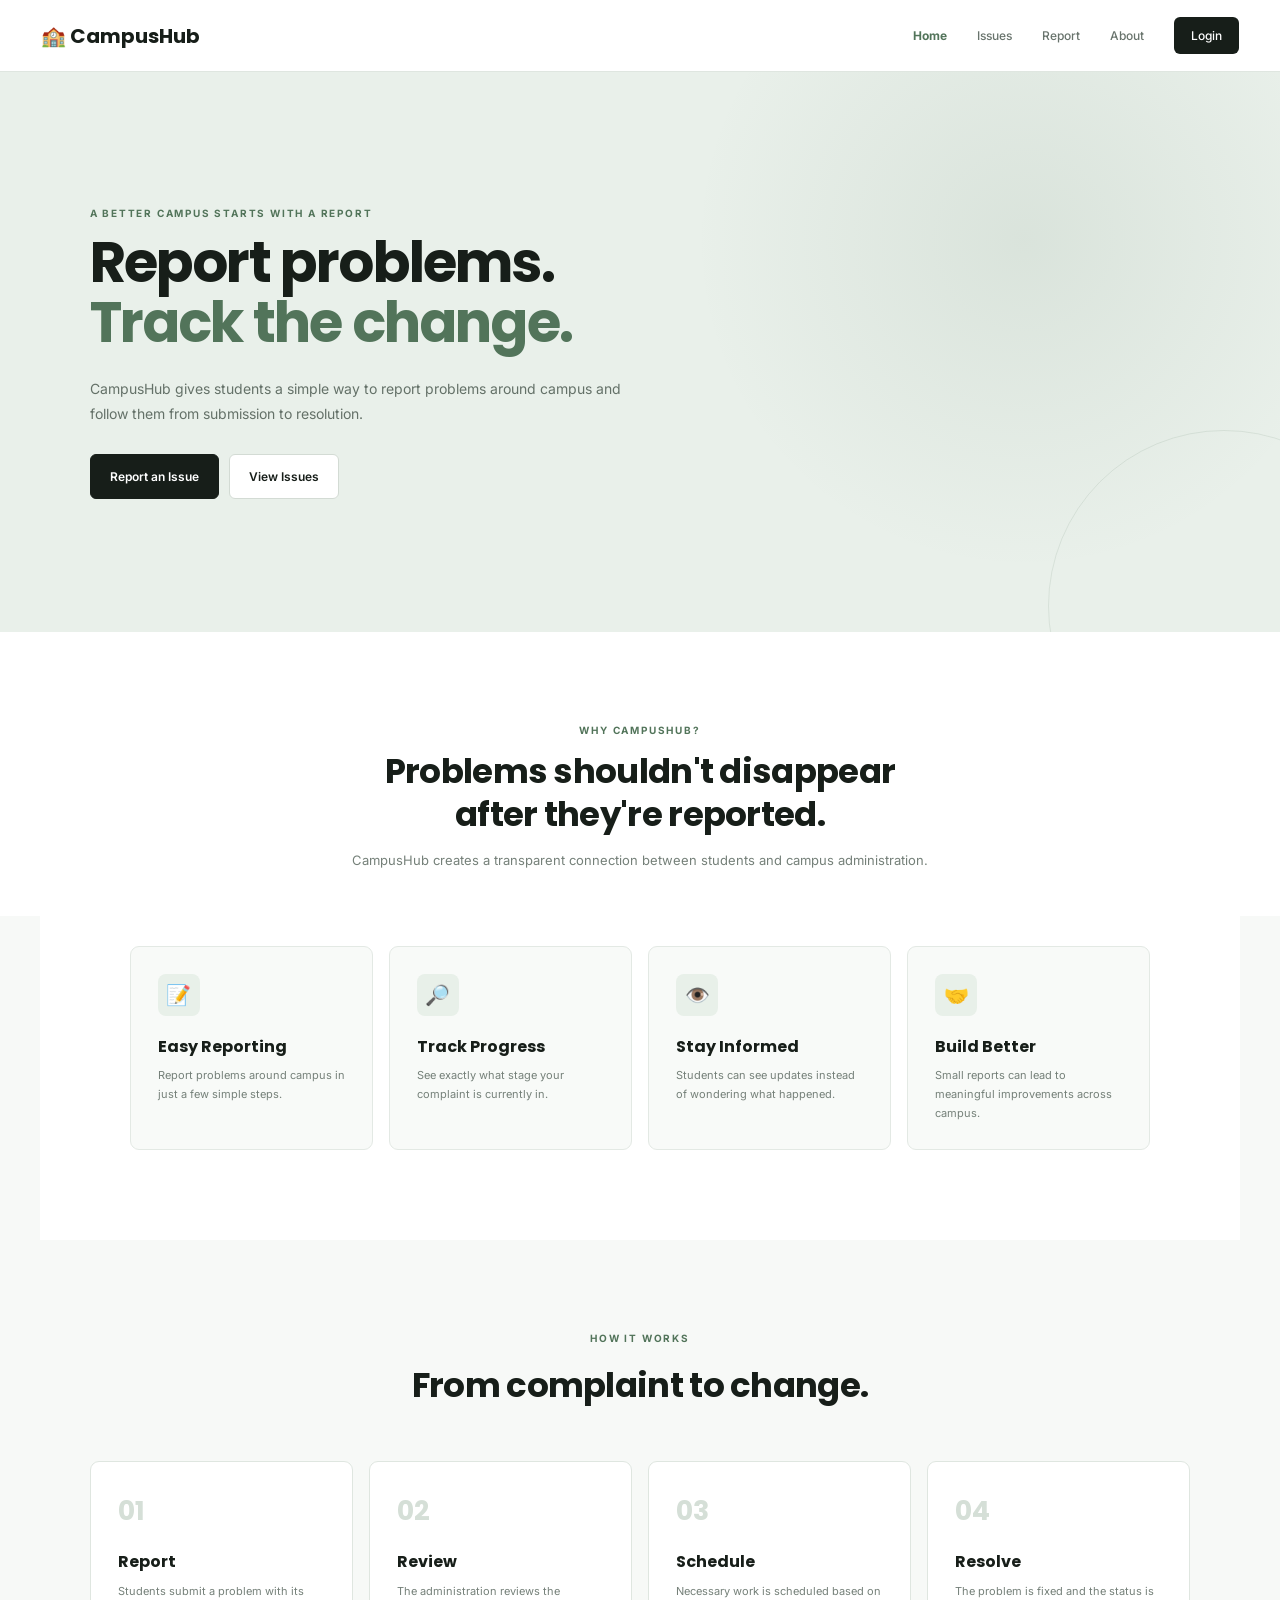
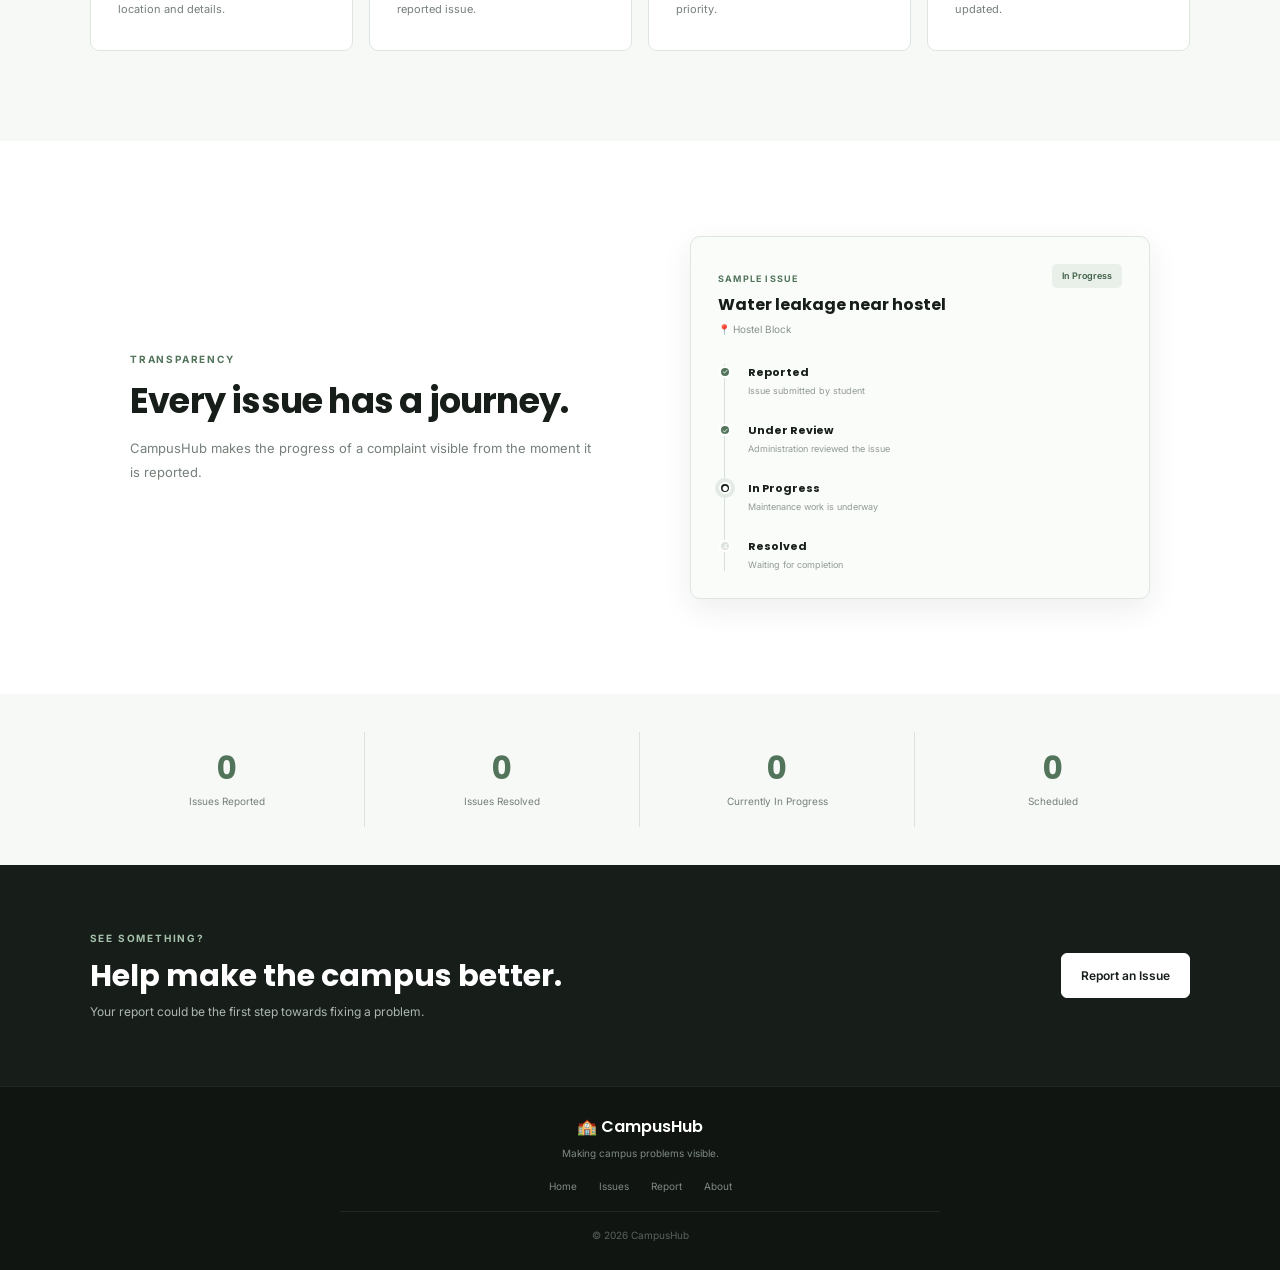
<file: index.html>
<!DOCTYPE html>
<html lang="en">

<head>
    <meta charset="UTF-8">
    <meta name="viewport" content="width=device-width, initial-scale=1.0">

    <title>CampusHub</title>

    <link rel="stylesheet" href="style.css">

    <link
        href="https://fonts.googleapis.com/css2?family=Poppins:wght@400;500;600;700&display=swap"
        rel="stylesheet">
</head>

<body>

    <!-- ================= NAVBAR ================= -->

    <header class="navbar">

        <div class="logo">
            🏫 CampusHub
        </div>

        <nav class="nav-links">

            <a href="index.html" class="active">
                Home
            </a>

            <a href="issues.html">
                Issues
            </a>

            <a href="report.html">
                Report
            </a>

            <a href="about.html">
                About
            </a>

            <a href="login.html" class="login-button">
                Login
            </a>

        </nav>

    </header>


    <!-- ================= HERO ================= -->

    <section class="hero">

        <div class="hero-content">

            <p class="small-title">
                A BETTER CAMPUS STARTS WITH A REPORT
            </p>

            <h1>
                Report problems.<br>
                <span>Track the change.</span>
            </h1>

            <p class="hero-text">
                CampusHub gives students a simple way to report
                problems around campus and follow them from
                submission to resolution.
            </p>

            <div class="hero-buttons">

                <a href="report.html" class="primary-button">
                    Report an Issue
                </a>

                <a href="issues.html" class="secondary-button">
                    View Issues
                </a>

            </div>

        </div>


        </div>

    </section>



    <!-- ================= INTRO ================= -->

    <section class="intro">

        <p class="small-title">
            WHY CAMPUSHUB?
        </p>

        <h2>
            Problems shouldn't disappear<br>
            after they're reported.
        </h2>

        <p>
            CampusHub creates a transparent connection between
            students and campus administration.
        </p>

    </section>



    <!-- ================= FEATURES ================= -->

    <section class="features">

        <div class="feature-card">

            <div class="feature-icon">
                📝
            </div>

            <h3>
                Easy Reporting
            </h3>

            <p>
                Report problems around campus in just a few
                simple steps.
            </p>

        </div>


        <div class="feature-card">

            <div class="feature-icon">
                🔎
            </div>

            <h3>
                Track Progress
            </h3>

            <p>
                See exactly what stage your complaint
                is currently in.
            </p>

        </div>


        <div class="feature-card">

            <div class="feature-icon">
                👁️
            </div>

            <h3>
                Stay Informed
            </h3>

            <p>
                Students can see updates instead of
                wondering what happened.
            </p>

        </div>


        <div class="feature-card">

            <div class="feature-icon">
                🤝
            </div>

            <h3>
                Build Better
            </h3>

            <p>
                Small reports can lead to meaningful
                improvements across campus.
            </p>

        </div>

    </section>



    <!-- ================= HOW IT WORKS ================= -->

    <section class="how-it-works">

        <div class="section-heading">

            <p class="small-title">
                HOW IT WORKS
            </p>

            <h2>
                From complaint to change.
            </h2>

        </div>


        <div class="steps">

            <div class="step">

                <div class="step-number">
                    01
                </div>

                <h3>
                    Report
                </h3>

                <p>
                    Students submit a problem with
                    its location and details.
                </p>

            </div>


            <div class="step">

                <div class="step-number">
                    02
                </div>

                <h3>
                    Review
                </h3>

                <p>
                    The administration reviews the
                    reported issue.
                </p>

            </div>


            <div class="step">

                <div class="step-number">
                    03
                </div>

                <h3>
                    Schedule
                </h3>

                <p>
                    Necessary work is scheduled
                    based on priority.
                </p>

            </div>


            <div class="step">

                <div class="step-number">
                    04
                </div>

                <h3>
                    Resolve
                </h3>

                <p>
                    The problem is fixed and the
                    status is updated.
                </p>

            </div>

        </div>

    </section>



    <!-- ================= TRANSPARENCY ================= -->

    <section class="transparency">

        <div class="transparency-heading">

            <p class="small-title">
                TRANSPARENCY
            </p>

            <h2>
                Every issue has a journey.
            </h2>

            <p>
                CampusHub makes the progress of a complaint
                visible from the moment it is reported.
            </p>

        </div>


        <div class="issue-preview">

            <div class="issue-preview-header">

                <div>

                    <span class="issue-number">
                        SAMPLE ISSUE
                    </span>

                    <h3>
                        Water leakage near hostel
                    </h3>

                    <p>
                        📍 Hostel Block
                    </p>

                </div>

                <span class="status progress">
                    In Progress
                </span>

            </div>


            <div class="timeline">

                <div class="timeline-item completed">

                    <div class="timeline-dot">
                        ✓
                    </div>

                    <div>

                        <h4>
                            Reported
                        </h4>

                        <p>
                            Issue submitted by student
                        </p>

                    </div>

                </div>


                <div class="timeline-item completed">

                    <div class="timeline-dot">
                        ✓
                    </div>

                    <div>

                        <h4>
                            Under Review
                        </h4>

                        <p>
                            Administration reviewed the issue
                        </p>

                    </div>

                </div>


                <div class="timeline-item active">

                    <div class="timeline-dot">
                        ●
                    </div>

                    <div>

                        <h4>
                            In Progress
                        </h4>

                        <p>
                            Maintenance work is underway
                        </p>

                    </div>

                </div>


                <div class="timeline-item">

                    <div class="timeline-dot">
                        4
                    </div>

                    <div>

                        <h4>
                            Resolved
                        </h4>

                        <p>
                            Waiting for completion
                        </p>

                    </div>

                </div>

            </div>

        </div>

    </section>



    <!-- ================= LIVE STATISTICS ================= -->

    <section class="stats">

        <div class="stat-card">

            <h2 id="homeTotalIssues">
                0
            </h2>

            <p>
                Issues Reported
            </p>

        </div>


        <div class="stat-card">

            <h2 id="homeResolvedIssues">
                0
            </h2>

            <p>
                Issues Resolved
            </p>

        </div>


        <div class="stat-card">

            <h2 id="homeProgressIssues">
                0
            </h2>

            <p>
                Currently In Progress
            </p>

        </div>


        <div class="stat-card">

            <h2 id="homeScheduledIssues">
                0
            </h2>

            <p>
                Scheduled
            </p>

        </div>

    </section>



    <!-- ================= CALL TO ACTION ================= -->

    <section class="cta">

        <div>

            <p class="small-title">
                SEE SOMETHING?
            </p>

            <h2>
                Help make the campus better.
            </h2>

            <p>
                Your report could be the first step
                towards fixing a problem.
            </p>

        </div>


        <a href="report.html" class="primary-button">
            Report an Issue
        </a>

    </section>



    <!-- ================= FOOTER ================= -->

    <footer>

        <div class="footer-logo">
            🏫 CampusHub
        </div>

        <p>
            Making campus problems visible.
        </p>

        <div class="footer-links">

            <a href="index.html">
                Home
            </a>

            <a href="issues.html">
                Issues
            </a>

            <a href="report.html">
                Report
            </a>

            <a href="about.html">
                About
            </a>

        </div>

        <p class="copyright">
            © 2026 CampusHub
        </p>

    </footer>



    <!-- ================= LIVE STATISTICS SCRIPT ================= -->

    <script>

        const STORAGE_KEY = "campusHubIssuesV2";


        function updateHomepageStats() {

            const issues =
                JSON.parse(localStorage.getItem(STORAGE_KEY)) || [];


            // Total number of complaints
            const total = issues.length;


            // Resolved complaints
            const resolved =
                issues.filter(
                    issue => issue.status === "resolved"
                ).length;


            // Complaints currently being worked on
            const progress =
                issues.filter(
                    issue => issue.status === "progress"
                ).length;


            // Complaints that have been scheduled
            const scheduled =
                issues.filter(
                    issue => issue.status === "scheduled"
                ).length;


            // Update the numbers on the page
            document.getElementById("homeTotalIssues")
                .textContent = total;

            document.getElementById("homeResolvedIssues")
                .textContent = resolved;

            document.getElementById("homeProgressIssues")
                .textContent = progress;

            document.getElementById("homeScheduledIssues")
                .textContent = scheduled;

        }


        // Load the real complaint numbers
        updateHomepageStats();


    </script>


</body>

</html>
</file>
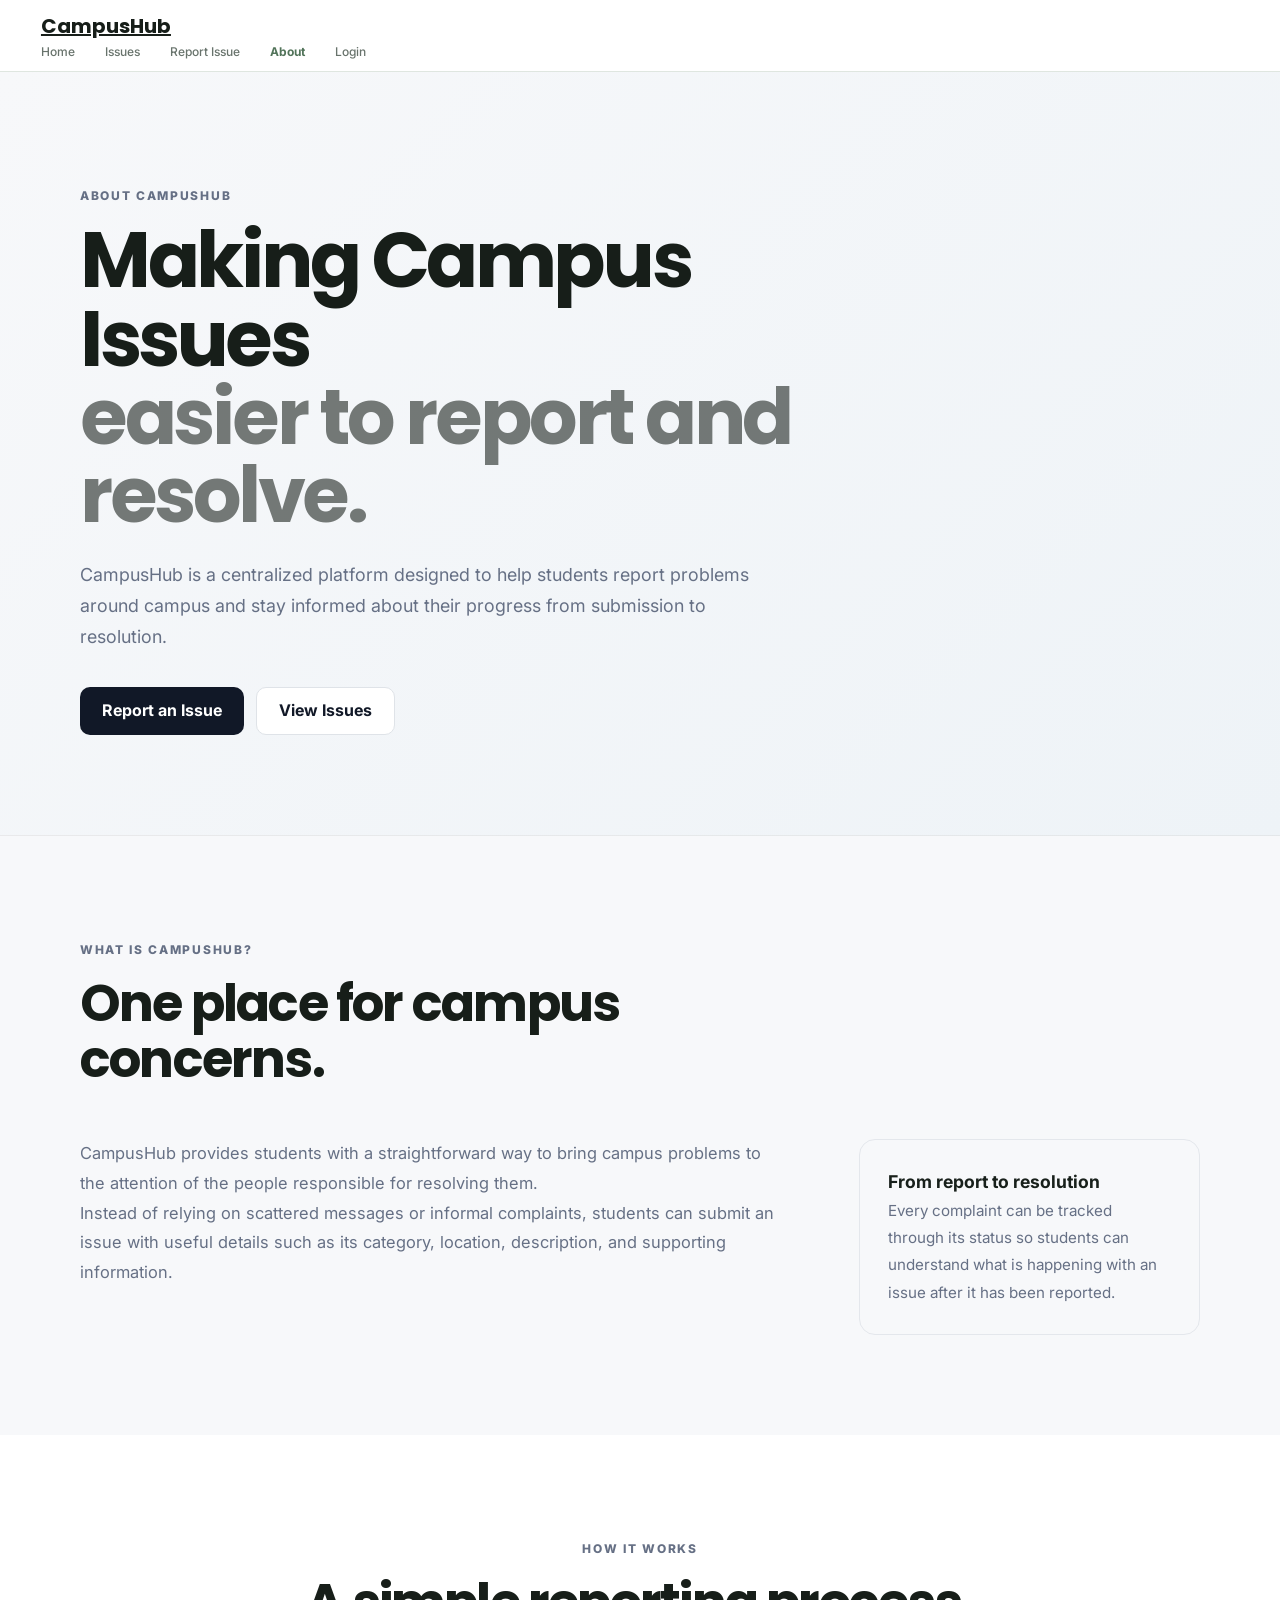
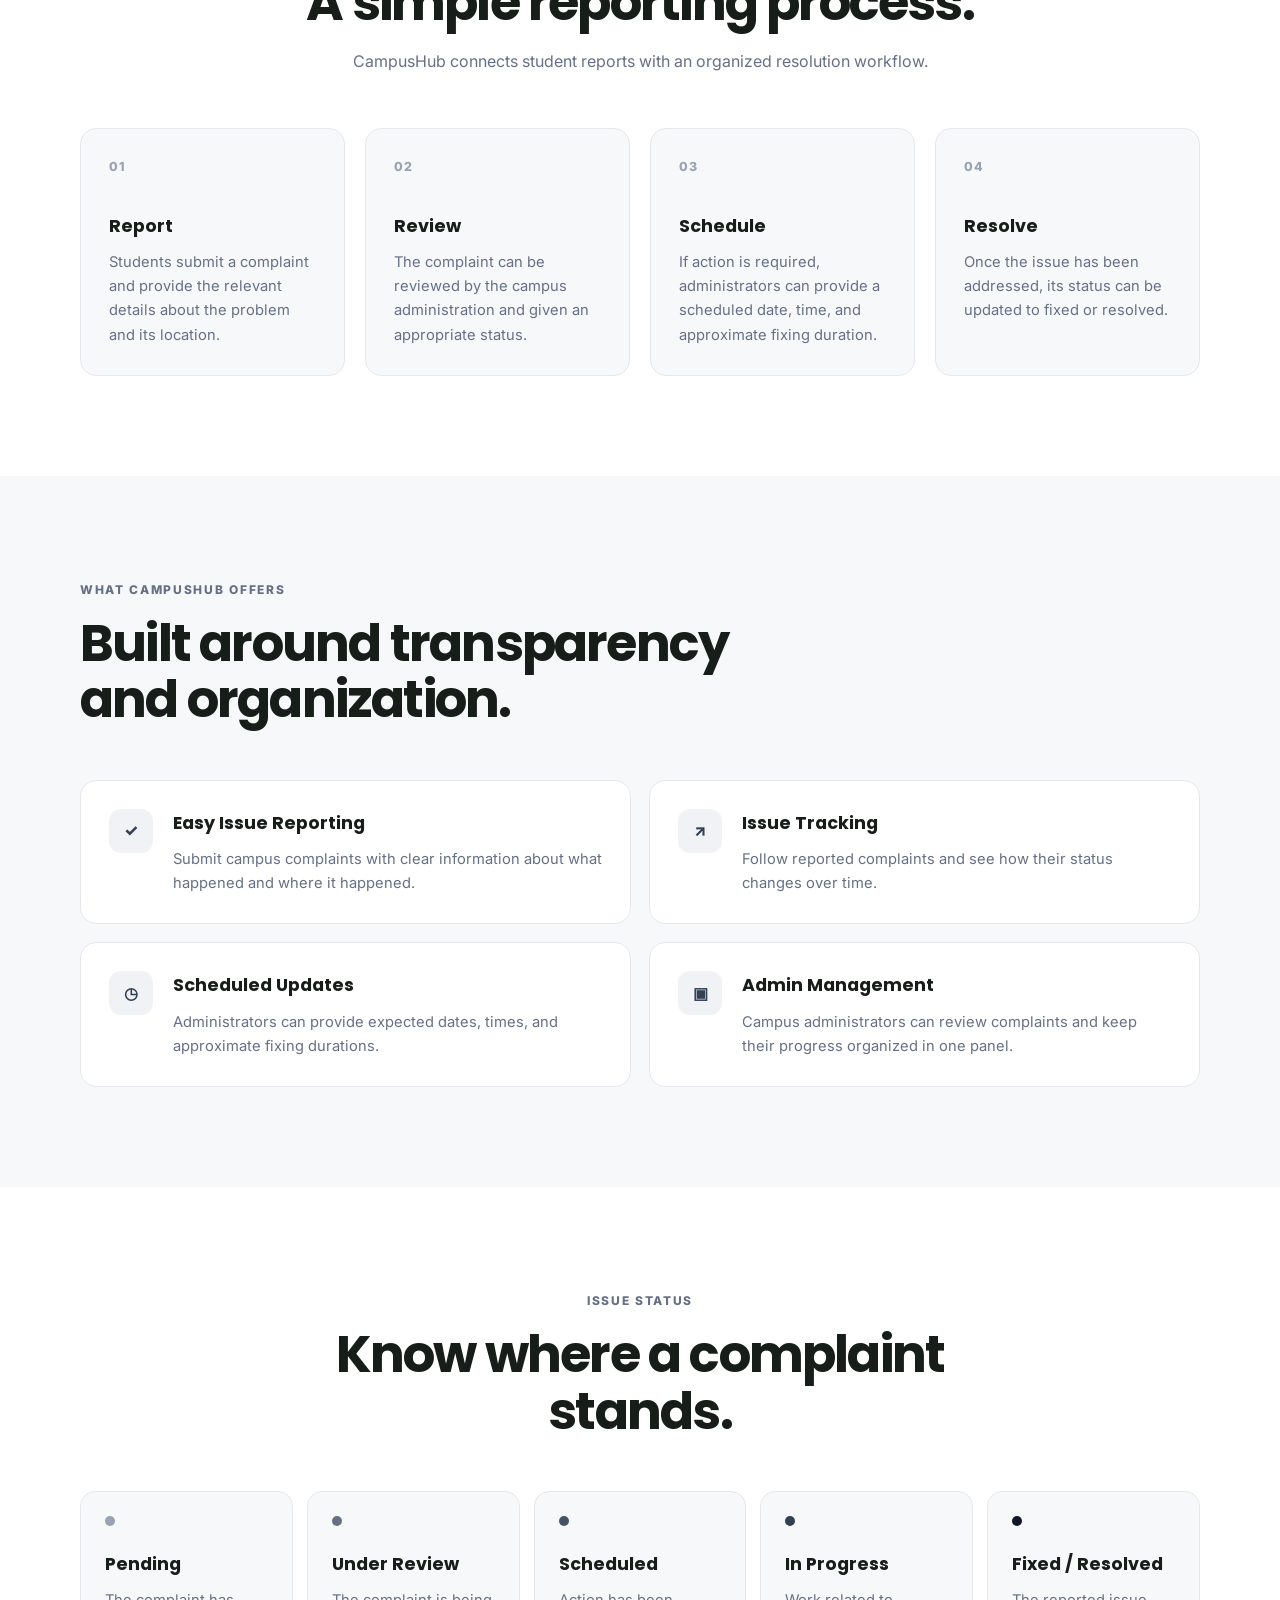
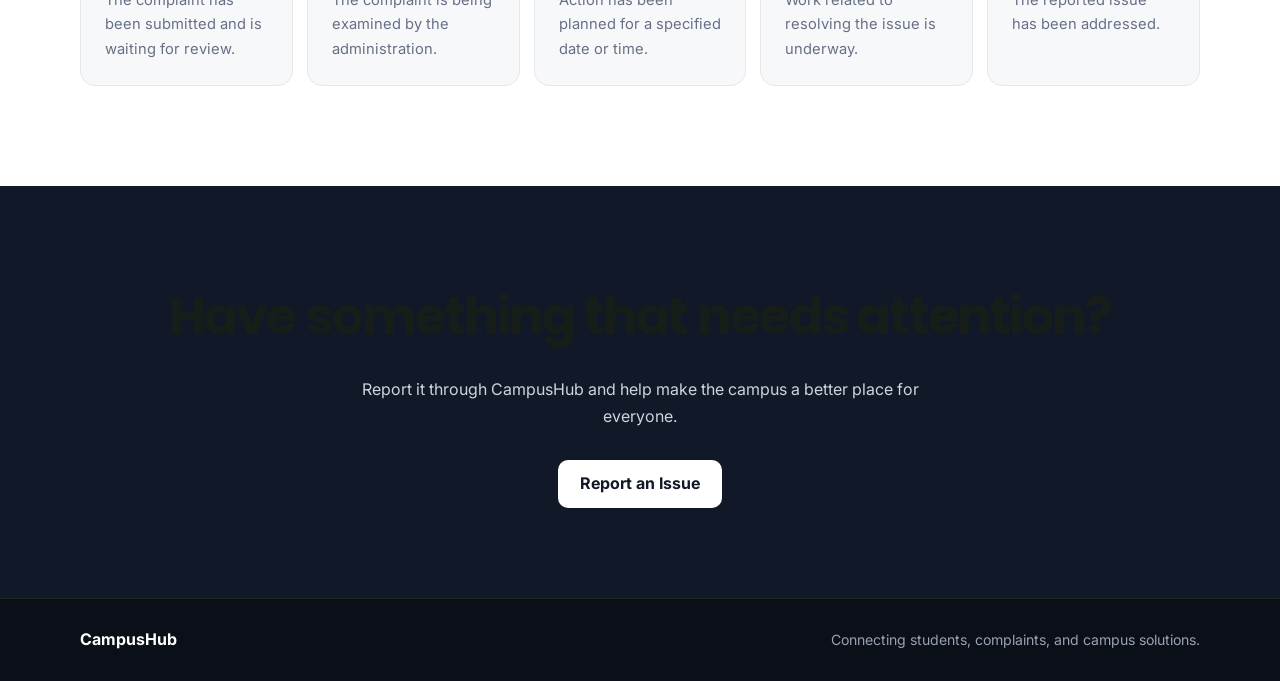
<file: about.html>
<!DOCTYPE html>
<html lang="en">
<head>
    <meta charset="UTF-8">
    <meta name="viewport" content="width=device-width, initial-scale=1.0">
    <title>About - CampusHub</title>
    <link rel="stylesheet" href="style.css">
</head>
<body class="about-page">

    <!-- Navigation -->
    <nav class="navbar">
        <div class="nav-container">
            <a href="./index.html" class="logo">CampusHub</a>

            <div class="nav-links">
                <a href="./index.html">Home</a>
                <a href="./issues.html">Issues</a>
                <a href="./report.html">Report Issue</a>
                <a href="./about.html" class="active">About</a>
                <a href="./login.html" class="nav-login">Login</a>
            </div>
        </div>
    </nav>

    <main>

        <!-- Hero -->
        <section class="about-hero">
            <div class="about-container">
                <span class="about-badge">ABOUT CAMPUSHUB</span>
                <h1>Making Campus Issues<br><span>easier to report and resolve.</span></h1>
                <p>
                    CampusHub is a centralized platform designed to help students
                    report problems around campus and stay informed about their
                    progress from submission to resolution.
                </p>

                <div class="about-actions">
                    <a href="./report.html" class="about-primary-btn">Report an Issue</a>
                    <a href="./issues.html" class="about-secondary-btn">View Issues</a>
                </div>
            </div>
        </section>

        <!-- What is CampusHub -->
        <section class="about-section">
            <div class="about-container">
                <div class="about-section-heading">
                    <span>WHAT IS CAMPUSHUB?</span>
                    <h2>One place for campus concerns.</h2>
                </div>

                <div class="about-intro-grid">
                    <div>
                        <p>
                            CampusHub provides students with a straightforward way
                            to bring campus problems to the attention of the people
                            responsible for resolving them.
                        </p>
                        <p>
                            Instead of relying on scattered messages or informal
                            complaints, students can submit an issue with useful
                            details such as its category, location, description,
                            and supporting information.
                        </p>
                    </div>

                    <div class="about-highlight">
                        <strong>From report to resolution</strong>
                        <p>
                            Every complaint can be tracked through its status so
                            students can understand what is happening with an issue
                            after it has been reported.
                        </p>
                    </div>
                </div>
            </div>
        </section>

        <!-- How it works -->
        <section class="about-section about-section-alt">
            <div class="about-container">
                <div class="about-section-heading centered">
                    <span>HOW IT WORKS</span>
                    <h2>A simple reporting process.</h2>
                    <p>
                        CampusHub connects student reports with an organized
                        resolution workflow.
                    </p>
                </div>

                <div class="about-steps">
                    <article class="about-step">
                        <div class="about-step-number">01</div>
                        <h3>Report</h3>
                        <p>
                            Students submit a complaint and provide the relevant
                            details about the problem and its location.
                        </p>
                    </article>

                    <article class="about-step">
                        <div class="about-step-number">02</div>
                        <h3>Review</h3>
                        <p>
                            The complaint can be reviewed by the campus
                            administration and given an appropriate status.
                        </p>
                    </article>

                    <article class="about-step">
                        <div class="about-step-number">03</div>
                        <h3>Schedule</h3>
                        <p>
                            If action is required, administrators can provide a
                            scheduled date, time, and approximate fixing duration.
                        </p>
                    </article>

                    <article class="about-step">
                        <div class="about-step-number">04</div>
                        <h3>Resolve</h3>
                        <p>
                            Once the issue has been addressed, its status can be
                            updated to fixed or resolved.
                        </p>
                    </article>
                </div>
            </div>
        </section>

        <!-- Features -->
        <section class="about-section">
            <div class="about-container">
                <div class="about-section-heading">
                    <span>WHAT CAMPUSHUB OFFERS</span>
                    <h2>Built around transparency and organization.</h2>
                </div>

                <div class="about-features">
                    <div class="about-feature">
                        <div class="about-feature-icon">✓</div>
                        <div>
                            <h3>Easy Issue Reporting</h3>
                            <p>
                                Submit campus complaints with clear information
                                about what happened and where it happened.
                            </p>
                        </div>
                    </div>

                    <div class="about-feature">
                        <div class="about-feature-icon">↗</div>
                        <div>
                            <h3>Issue Tracking</h3>
                            <p>
                                Follow reported complaints and see how their
                                status changes over time.
                            </p>
                        </div>
                    </div>

                    <div class="about-feature">
                        <div class="about-feature-icon">◷</div>
                        <div>
                            <h3>Scheduled Updates</h3>
                            <p>
                                Administrators can provide expected dates, times,
                                and approximate fixing durations.
                            </p>
                        </div>
                    </div>

                    <div class="about-feature">
                        <div class="about-feature-icon">▣</div>
                        <div>
                            <h3>Admin Management</h3>
                            <p>
                                Campus administrators can review complaints and
                                keep their progress organized in one panel.
                            </p>
                        </div>
                    </div>
                </div>
            </div>
        </section>

        <!-- Status explanation -->
        <section class="about-section about-section-alt">
            <div class="about-container">
                <div class="about-section-heading centered">
                    <span>ISSUE STATUS</span>
                    <h2>Know where a complaint stands.</h2>
                </div>

                <div class="about-status-grid">
                    <div class="about-status-card">
                        <span class="status-dot pending"></span>
                        <h3>Pending</h3>
                        <p>The complaint has been submitted and is waiting for review.</p>
                    </div>

                    <div class="about-status-card">
                        <span class="status-dot review"></span>
                        <h3>Under Review</h3>
                        <p>The complaint is being examined by the administration.</p>
                    </div>

                    <div class="about-status-card">
                        <span class="status-dot scheduled"></span>
                        <h3>Scheduled</h3>
                        <p>Action has been planned for a specified date or time.</p>
                    </div>

                    <div class="about-status-card">
                        <span class="status-dot progress"></span>
                        <h3>In Progress</h3>
                        <p>Work related to resolving the issue is underway.</p>
                    </div>

                    <div class="about-status-card">
                        <span class="status-dot resolved"></span>
                        <h3>Fixed / Resolved</h3>
                        <p>The reported issue has been addressed.</p>
                    </div>
                </div>
            </div>
        </section>

        <!-- Closing CTA -->
        <section class="about-cta">
            <div class="about-container">
                <h2>Have something that needs attention?</h2>
                <p>
                    Report it through CampusHub and help make the campus a better
                    place for everyone.
                </p>
                <a href="./report.html" class="about-primary-btn">Report an Issue</a>
            </div>
        </section>

    </main>

    <footer class="about-footer">
        <div class="about-container">
            <strong>CampusHub</strong>
            <span>Connecting students, complaints, and campus solutions.</span>
        </div>
    </footer>

</body>
</html>
</file>
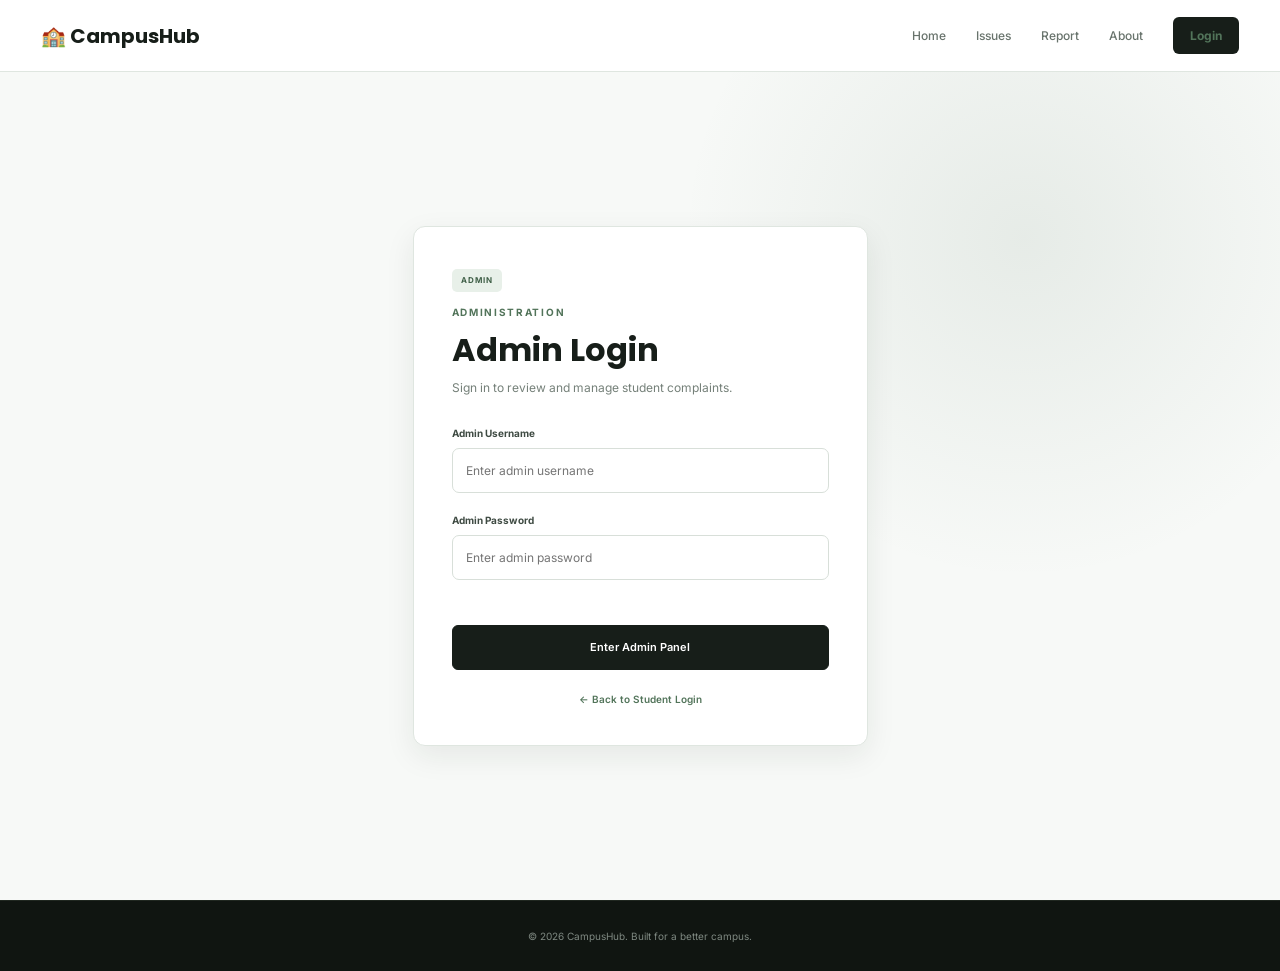
<file: admin-login.html>
<!DOCTYPE html>
<html lang="en">
<head>
<meta charset="UTF-8">
<meta name="viewport" content="width=device-width, initial-scale=1.0">
<title>Admin Login - CampusHub</title>
<link rel="stylesheet" href="style.css">
</head>
<body>
<header class="navbar">
    <div class="logo">🏫 CampusHub</div>
    <nav class="nav-links">
        <a href="index.html">Home</a>
        <a href="issues.html">Issues</a>
        <a href="report.html">Report</a>
        <a href="about.html">About</a>
        <a href="login.html" class="login-button active">Login</a>
    </nav>
</header>

<main class="auth-page">
<section class="auth-card admin-auth-card">
    <div class="admin-badge">ADMIN</div>
    <p class="section-label">ADMINISTRATION</p>
    <h1>Admin Login</h1>
    <p class="auth-subtitle">Sign in to review and manage student complaints.</p>

    <form id="adminLoginForm">
        <div class="auth-field">
            <label for="adminUsername">Admin Username</label>
            <input id="adminUsername" type="text" placeholder="Enter admin username" required>
        </div>
        <div class="auth-field">
            <label for="adminPassword">Admin Password</label>
            <input id="adminPassword" type="password" placeholder="Enter admin password" required>
        </div>
        <p id="adminError" class="auth-error"></p>
        <button type="submit" class="primary-btn auth-submit">Enter Admin Panel</button>
    </form>

    <a href="login.html" class="back-login-link">← Back to Student Login</a>
</section>
</main>

<footer><p>© 2026 CampusHub. Built for a better campus.</p></footer>

<script>
document.getElementById("adminLoginForm").addEventListener("submit", function(event) {
    event.preventDefault();

    const username = document.getElementById("adminUsername").value.trim();
    const password = document.getElementById("adminPassword").value;
    const error = document.getElementById("adminError");

    if (username === "admin" && password === "admin123") {
        sessionStorage.setItem("campusHubAdminLoggedIn", "true");
        sessionStorage.setItem("campusHubAdminName", username);
        window.location.href = "admin.html";
    } else {
        error.textContent = "Invalid admin username or password.";
    }
});
</script>
</body>
</html>
</file>
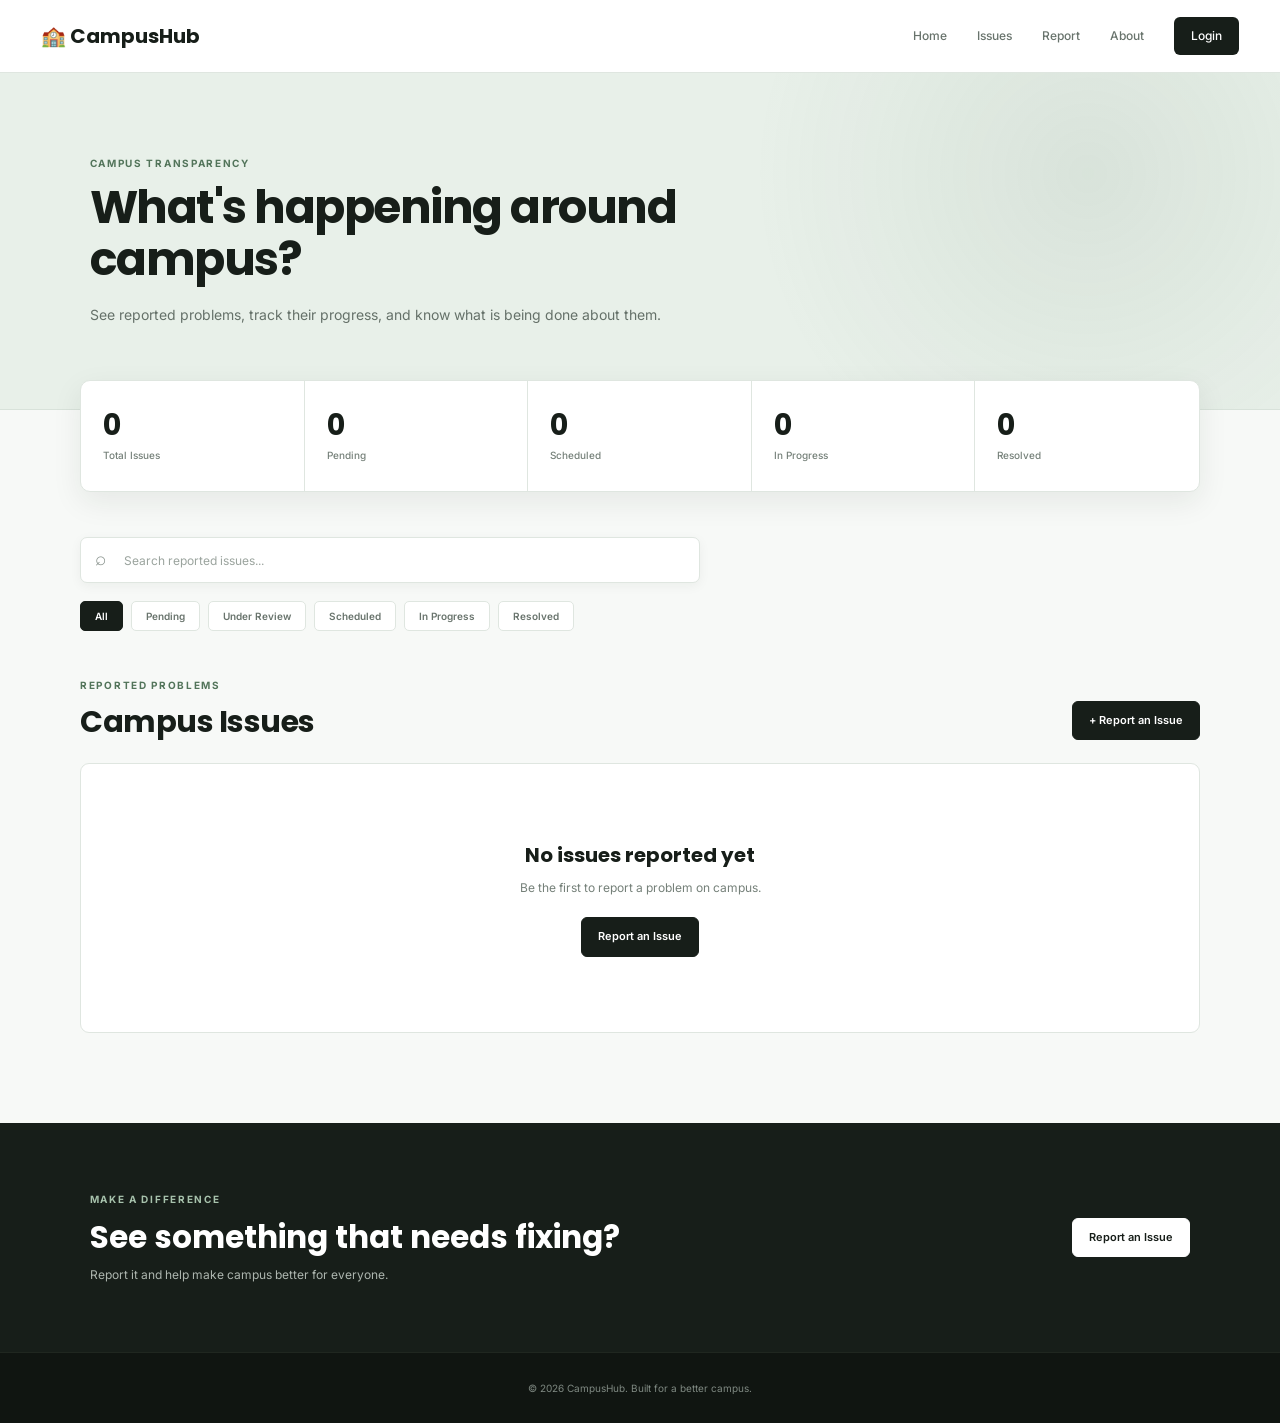
<file: issues.html>
<html lang="en">

<head>
    <meta charset="UTF-8">
    <meta name="viewport" content="width=device-width, initial-scale=1.0">
    <title>Issues - CampusHub</title>
    <link rel="stylesheet" href="style.css">
</head>

<body>

<header>
    <nav>
        <h1>🏫 CampusHub</h1>

        <div>
            <a href="index.html">Home</a>
            <a href="issues.html">Issues</a>
            <a href="report.html">Report</a>
            <a href="about.html">About</a>
            <a href="login.html">Login</a>
        </div>
    </nav>
</header>


<main>

    <!-- HERO -->
    <section class="issues-hero">
        <div class="issues-hero-content">
            <p class="section-label">CAMPUS TRANSPARENCY</p>

            <h2>What's happening around campus?</h2>

            <p>
                See reported problems, track their progress,
                and know what is being done about them.
            </p>
        </div>
    </section>


    <!-- SUMMARY -->
    <section class="issue-summary">

        <div class="summary-box">
            <h3 id="totalIssues">0</h3>
            <p>Total Issues</p>
        </div>

        <div class="summary-box">
            <h3 id="pendingIssues">0</h3>
            <p>Pending</p>
        </div>

        <div class="summary-box">
            <h3 id="scheduledIssues">0</h3>
            <p>Scheduled</p>
        </div>

        <div class="summary-box">
            <h3 id="progressIssues">0</h3>
            <p>In Progress</p>
        </div>

        <div class="summary-box">
            <h3 id="resolvedIssues">0</h3>
            <p>Resolved</p>
        </div>

    </section>


    <!-- SEARCH + FILTER -->
    <section class="issues-controls">

        <div class="search-box">
            <input
                type="text"
                id="issueSearch"
                placeholder="Search reported issues..."
            >
        </div>

        <div class="issue-filters">

            <button class="filter-btn active" data-filter="all">
                All
            </button>

            <button class="filter-btn" data-filter="pending">
                Pending
            </button>

            <button class="filter-btn" data-filter="review">
                Under Review
            </button>

            <button class="filter-btn" data-filter="scheduled">
                Scheduled
            </button>

            <button class="filter-btn" data-filter="progress">
                In Progress
            </button>

            <button class="filter-btn" data-filter="resolved">
                Resolved
            </button>

        </div>

    </section>


    <!-- ISSUES -->
    <section class="issues-section">

        <div class="section-heading">
            <div>
                <p class="section-label">REPORTED PROBLEMS</p>
                <h2>Campus Issues</h2>
            </div>

            <a href="report.html" class="primary-btn">
                + Report an Issue
            </a>
        </div>


        <div id="issuesContainer" class="issues-grid">
            <!-- Issues will appear here -->
        </div>


        <div id="noIssues" class="no-results">
            <h3>No issues reported yet</h3>
            <p>
                Be the first to report a problem on campus.
            </p>

            <a href="report.html" class="primary-btn">
                Report an Issue
            </a>
        </div>

    </section>


    <!-- CTA -->
    <section class="issues-cta">

        <div>
            <p class="section-label">MAKE A DIFFERENCE</p>

            <h2>
                See something that needs fixing?
            </h2>

            <p>
                Report it and help make campus better for everyone.
            </p>
        </div>

        <a href="report.html" class="primary-btn">
            Report an Issue
        </a>

    </section>

</main>


<footer>
    <p>© 2026 CampusHub. Built for a better campus.</p>
</footer>


<script>

const STORAGE_KEY = "campusHubIssuesV2";

let issues = JSON.parse(localStorage.getItem(STORAGE_KEY)) || [];

let currentFilter = "all";
let currentSearch = "";


/* SAVE ISSUES */

function saveIssues() {
    localStorage.setItem(STORAGE_KEY, JSON.stringify(issues));
}


/* STATUS TEXT */

function getStatusText(status) {

    const statuses = {
        pending: "Pending",
        review: "Under Review",
        scheduled: "Scheduled",
        progress: "In Progress",
        resolved: "Resolved"
    };

    return statuses[status] || "Pending";
}


/* UPDATE MESSAGE */

function getUpdateMessage(issue) {

    if (issue.status === "pending") {
        return "Waiting for the issue to be reviewed.";
    }

    if (issue.status === "review") {
        return "This issue is currently being reviewed.";
    }

    if (issue.status === "scheduled") {

        let message = "Repair has been scheduled.";

        if (issue.scheduledDate) {
            message += ` ${issue.scheduledDate}`;
        }

        if (issue.scheduledTime) {
            message += ` at ${issue.scheduledTime}.`;
        }

        if (issue.expectedDuration) {
            message += ` Expected duration: ${issue.expectedDuration}.`;
        }

        return message;
    }

    if (issue.status === "progress") {
        return "Work is currently underway.";
    }

    if (issue.status === "resolved") {
        return "This issue has been resolved.";
    }

    return "";
}


/* ESCAPE USER INPUT */

function escapeHTML(text) {

    if (!text) return "";

    return String(text)
        .replace(/&/g, "&amp;")
        .replace(/</g, "&lt;")
        .replace(/>/g, "&gt;")
        .replace(/"/g, "&quot;")
        .replace(/'/g, "&#039;");
}


/* FORMAT DATE */

function formatDate(dateString) {

    if (!dateString) return "";

    const date = new Date(dateString);

    return date.toLocaleDateString("en-IN", {
        day: "numeric",
        month: "short",
        year: "numeric"
    });
}


/* TIMELINE */

function createTimeline(issue) {

    const status = issue.status;

    let reported = true;
    let review = false;
    let scheduled = false;
    let progress = false;
    let resolved = false;

    if (status === "review") {
        review = true;
    }

    if (status === "scheduled") {
        review = true;
        scheduled = true;
    }

    if (status === "progress") {
        review = true;
        progress = true;
    }

    if (status === "resolved") {
        review = true;
        progress = true;
        resolved = true;
    }


    return `
        <div class="issue-timeline">

            <div class="timeline-step ${reported ? "done" : ""}">
                <span></span>
                <div>
                    <strong>Reported</strong>
                    <small>${formatDate(issue.reportedAt)}</small>
                </div>
            </div>


            <div class="timeline-step ${review ? "done" : ""}">
                <span></span>
                <div>
                    <strong>Under Review</strong>
                    <small>
                        ${review ? "Issue reviewed" : "Waiting"}
                    </small>
                </div>
            </div>


            <div class="timeline-step ${scheduled ? "done" : ""}">
                <span></span>
                <div>
                    <strong>Scheduled</strong>
                    <small>
                        ${scheduled ? "Work scheduled" : "Not scheduled"}
                    </small>
                </div>
            </div>


            <div class="timeline-step ${progress ? "done" : ""}">
                <span></span>
                <div>
                    <strong>In Progress</strong>
                    <small>
                        ${progress ? "Work started" : "Waiting"}
                    </small>
                </div>
            </div>


            <div class="timeline-step ${resolved ? "done" : ""}">
                <span></span>
                <div>
                    <strong>Resolved</strong>
                    <small>
                        ${resolved ? "Completed" : "Not resolved"}
                    </small>
                </div>
            </div>

        </div>
    `;
}


/* CREATE ISSUE CARD */

function createIssueCard(issue) {

    return `
        <article class="issue-card">

            <div class="issue-card-top">

                <span class="issue-number">
                    #${escapeHTML(issue.id)}
                </span>

                <span class="status ${escapeHTML(issue.status)}">
                    ${getStatusText(issue.status)}
                </span>

            </div>


            <h3>
                ${escapeHTML(issue.title)}
            </h3>


            <p class="issue-location">
                📍 ${escapeHTML(issue.location)}
            </p>


            <p class="issue-description">
                ${escapeHTML(issue.description)}
            </p>


            <div class="issue-meta">

                <span>
                    Category:
                    <strong>
                        ${escapeHTML(issue.category)}
                    </strong>
                </span>

                <span>
                    Reported:
                    <strong>
                        ${formatDate(issue.reportedAt)}
                    </strong>
                </span>

            </div>


            ${createTimeline(issue)}


            <div class="issue-update">

                <strong>Latest update</strong>

                <p>
                    ${escapeHTML(getUpdateMessage(issue))}
                </p>

            </div>

        </article>
    `;
}


/* UPDATE COUNTERS */

function updateCounters() {

    const total = issues.length;

    const pending = issues.filter(
        issue => issue.status === "pending"
    ).length;

    const scheduled = issues.filter(
        issue => issue.status === "scheduled"
    ).length;

    const progress = issues.filter(
        issue => issue.status === "progress"
    ).length;

    const resolved = issues.filter(
        issue => issue.status === "resolved"
    ).length;


    document.getElementById("totalIssues").textContent = total;

    document.getElementById("pendingIssues").textContent = pending;

    document.getElementById("scheduledIssues").textContent = scheduled;

    document.getElementById("progressIssues").textContent = progress;

    document.getElementById("resolvedIssues").textContent = resolved;
}


/* DISPLAY ISSUES */

function displayIssues() {

    const container =
        document.getElementById("issuesContainer");

    const noIssues =
        document.getElementById("noIssues");


    let filteredIssues = issues.filter(issue => {

        const matchesFilter =
            currentFilter === "all" ||
            issue.status === currentFilter;


        const searchText =
            currentSearch.toLowerCase();


        const matchesSearch =
            issue.title.toLowerCase().includes(searchText) ||
            issue.location.toLowerCase().includes(searchText) ||
            issue.category.toLowerCase().includes(searchText) ||
            issue.description.toLowerCase().includes(searchText);


        return matchesFilter && matchesSearch;
    });


    container.innerHTML = "";


    if (filteredIssues.length === 0) {

        noIssues.style.display = "block";

        if (issues.length > 0) {

            noIssues.querySelector("h3").textContent =
                "No matching issues";

            noIssues.querySelector("p").textContent =
                "Try changing your search or filter.";
        }

        return;
    }


    noIssues.style.display = "none";


    filteredIssues
        .slice()
        .reverse()
        .forEach(issue => {

            container.innerHTML +=
                createIssueCard(issue);

        });
}


/* FILTER BUTTONS */

document
    .querySelectorAll(".filter-btn")
    .forEach(button => {

        button.addEventListener("click", function () {

            document
                .querySelectorAll(".filter-btn")
                .forEach(btn =>
                    btn.classList.remove("active")
                );


            this.classList.add("active");


            currentFilter =
                this.dataset.filter;


            displayIssues();

        });

    });


/* SEARCH */

document
    .getElementById("issueSearch")
    .addEventListener("input", function () {

        currentSearch =
            this.value.trim();

        displayIssues();

    });


/* INITIAL LOAD */

updateCounters();

displayIssues();

</script>

</body>
</html>
</file>
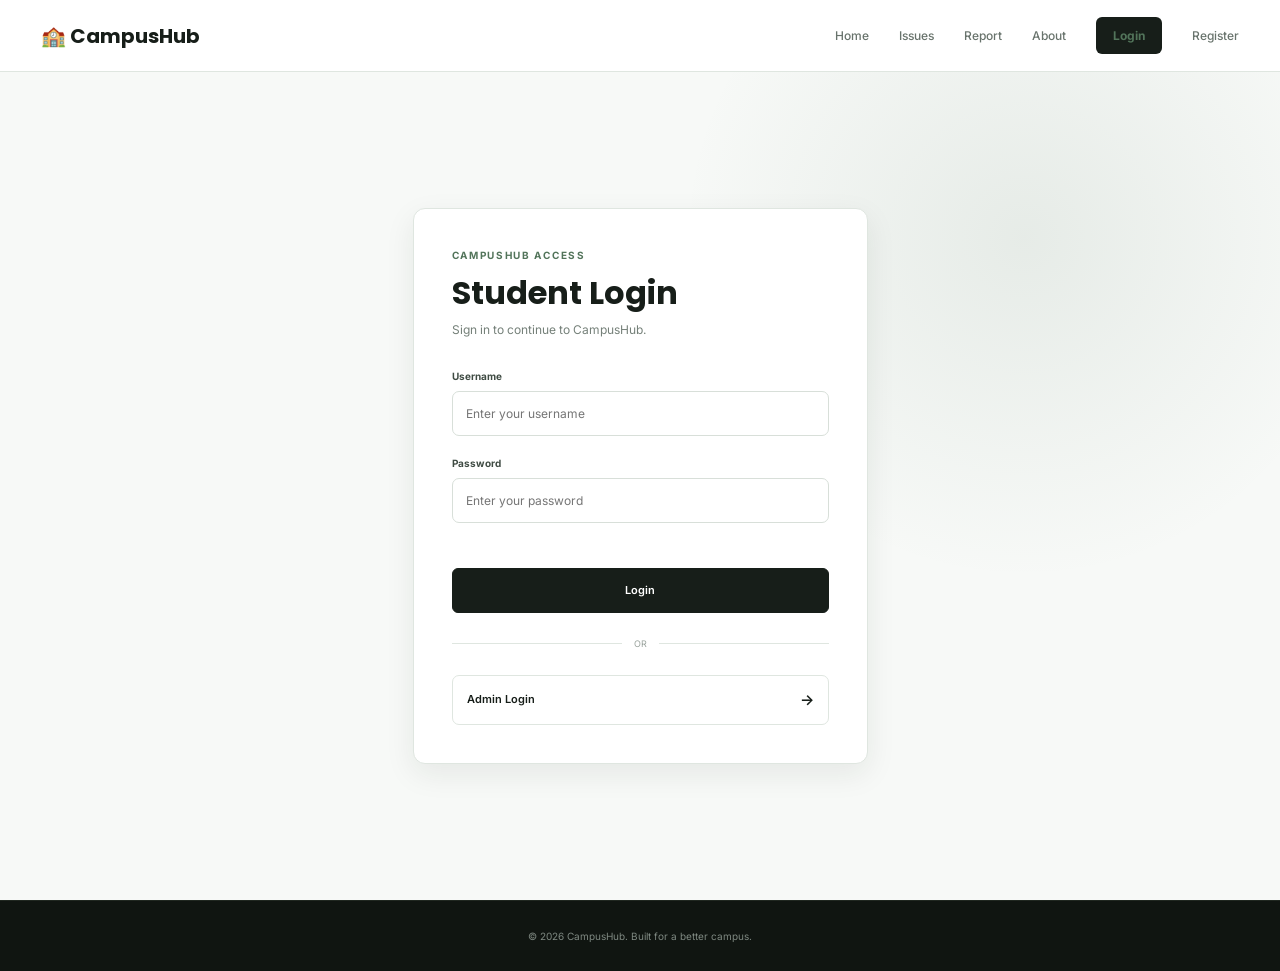
<file: login.html>
<!DOCTYPE html>
<html lang="en">
<head>
<meta charset="UTF-8">
<meta name="viewport" content="width=device-width, initial-scale=1.0">
<title>Login - CampusHub</title>
<link rel="stylesheet" href="style.css">
</head>
<body>
<header class="navbar">
    <div class="logo">🏫 CampusHub</div>
    <nav class="nav-links">
    <a href="index.html">Home</a>
    <a href="issues.html">Issues</a>
    <a href="report.html">Report</a>
    <a href="about.html">About</a>
    <a href="login.html" class="login-button active">Login</a>
    <a href="register.html" class="register-link">Register</a>
</nav>
    </nav>
</header>

<main class="auth-page">
<section class="auth-card">
    <p class="section-label">CAMPUSHUB ACCESS</p>
    <h1>Student Login</h1>
    <p class="auth-subtitle">Sign in to continue to CampusHub.</p>

    <form id="studentLoginForm">
        <div class="auth-field">
            <label for="studentUsername">Username</label>
            <input id="studentUsername" type="text" placeholder="Enter your username" required>
        </div>
        <div class="auth-field">
            <label for="studentPassword">Password</label>
            <input id="studentPassword" type="password" placeholder="Enter your password" required>
        </div>
        <p id="studentError" class="auth-error"></p>
        <button type="submit" class="primary-btn auth-submit">Login</button>
    </form>

    <div class="auth-divider"><span>OR</span></div>

    <a href="admin-login.html" class="admin-login-link">
        <span>Admin Login</span><span>→</span>
    </a>

</section>
</main>

<footer><p>© 2026 CampusHub. Built for a better campus.</p></footer>

<script>
document.getElementById("studentLoginForm").addEventListener("submit", async function(event) {
    event.preventDefault();

    const username = document.getElementById("studentUsername").value.trim();
    const password = document.getElementById("studentPassword").value;
    const error = document.getElementById("studentError");

    error.textContent = "";

    if (!username || !password) {
        error.textContent = "Please enter both your username and password.";
        return;
    }

    try {
        const response = await fetch("http://localhost:3000/api/login", {
            method: "POST",
            headers: {
                "Content-Type": "application/json"
            },
            body: JSON.stringify({
                username: username,
                password: password
            })
        });

        const data = await response.json();

        if (!response.ok) {
            error.textContent = data.message;
            return;
        }

        // Login successful
        sessionStorage.setItem("campusHubStudentLoggedIn", "true");
        sessionStorage.setItem("campusHubStudentName", data.user.name);
        sessionStorage.setItem("campusHubUsername", data.user.username);

        window.location.href = "issues.html";

    } catch (err) {
        console.error(err);
        error.textContent = "Unable to connect to CampusHub server.";
    }
});
</script>
</body>
</html>
</file>
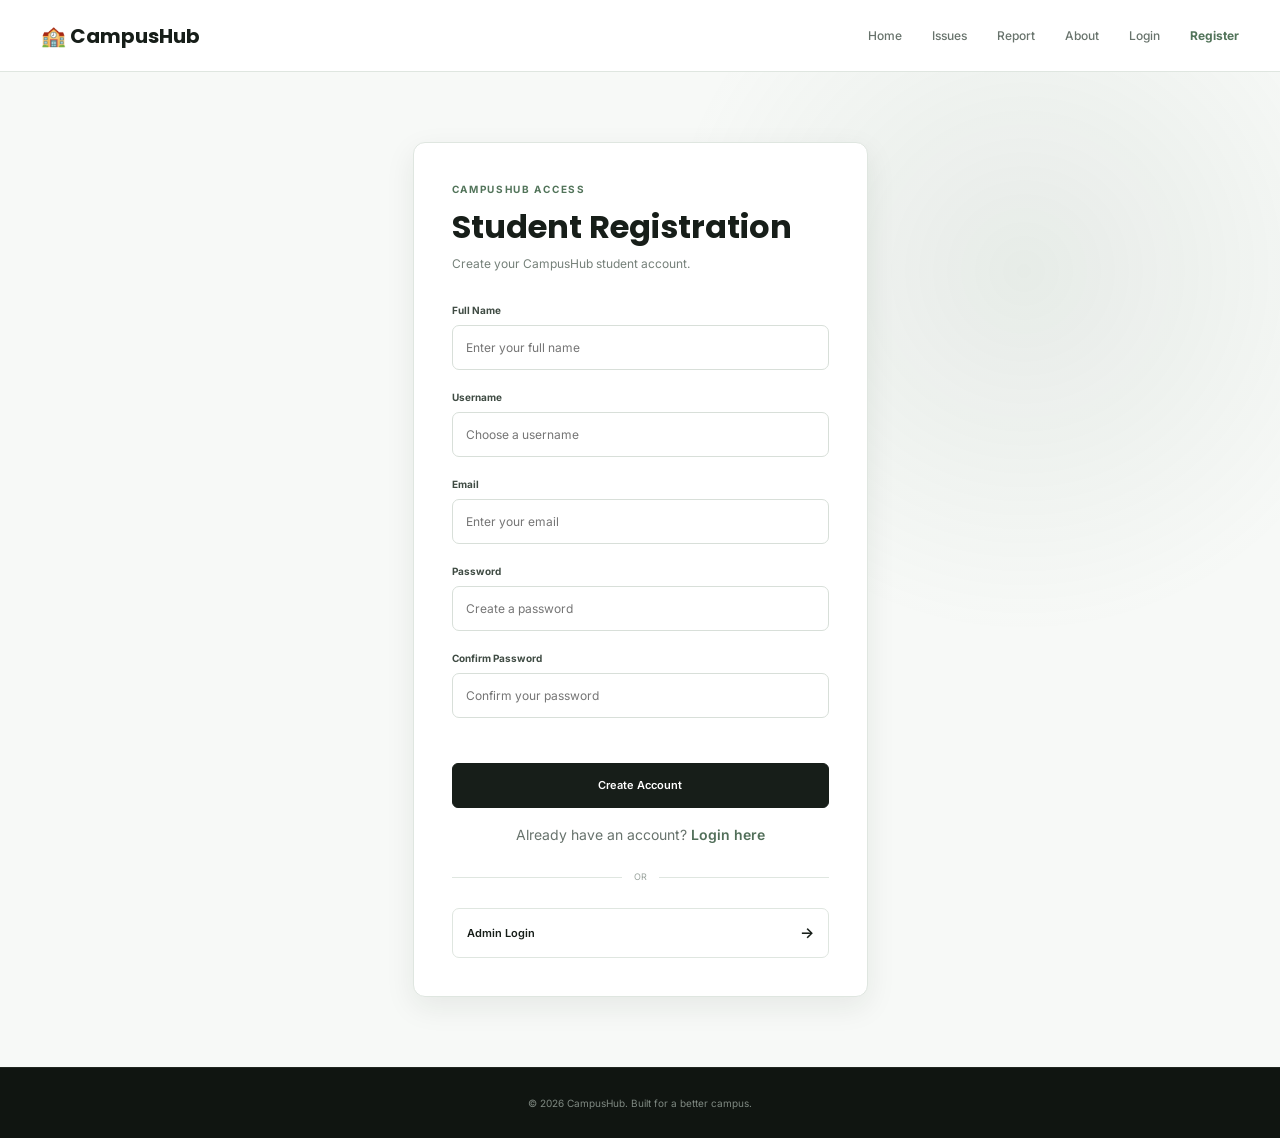
<file: register.html>
<!DOCTYPE html>
<html lang="en">
<head>
<meta charset="UTF-8">
<meta name="viewport" content="width=device-width, initial-scale=1.0">
<title>Register - CampusHub</title>
<link rel="stylesheet" href="style.css">

<style>
/* Registration-only styling */
.register-link {
    color: #526f5a;
    font-weight: 600;
}

.auth-note {
    margin: 16px 0 0;
    text-align: center;
    font-size: 14px;
    color: #68736d;
}

.auth-note a {
    color: #526f5a;
    font-weight: 600;
    text-decoration: none;
}

.auth-note a:hover {
    text-decoration: underline;
}

.auth-success {
    color: #3f7350;
    margin: 8px 0;
    font-size: 14px;
    text-align: center;
}
</style>
</head>

<body>

<header class="navbar">
    <div class="logo">🏫 CampusHub</div>

    <nav class="nav-links">
        <a href="index.html">Home</a>
        <a href="issues.html">Issues</a>
        <a href="report.html">Report</a>
        <a href="about.html">About</a>
        <a href="login.html">Login</a>
        <a href="register.html" class="register-link active">Register</a>
    </nav>
</header>

<main class="auth-page">

<section class="auth-card">

    <p class="section-label">CAMPUSHUB ACCESS</p>

    <h1>Student Registration</h1>

    <p class="auth-subtitle">
        Create your CampusHub student account.
    </p>

    <form id="studentRegisterForm">

        <div class="auth-field">
            <label for="studentName">Full Name</label>
            <input
                id="studentName"
                type="text"
                placeholder="Enter your full name"
                required
            >
        </div>

        <div class="auth-field">
            <label for="studentUsername">Username</label>
            <input
                id="studentUsername"
                type="text"
                placeholder="Choose a username"
                required
            >
        </div>

        <div class="auth-field">
            <label for="studentEmail">Email</label>
            <input
                id="studentEmail"
                type="email"
                placeholder="Enter your email"
                required
            >
        </div>

        <div class="auth-field">
            <label for="studentPassword">Password</label>
            <input
                id="studentPassword"
                type="password"
                placeholder="Create a password"
                required
            >
        </div>

        <div class="auth-field">
            <label for="studentConfirmPassword">Confirm Password</label>
            <input
                id="studentConfirmPassword"
                type="password"
                placeholder="Confirm your password"
                required
            >
        </div>

        <p id="registerError" class="auth-error"></p>
        <p id="registerSuccess" class="auth-success"></p>

        <button type="submit" class="primary-btn auth-submit">
            Create Account
        </button>

    </form>

    <p class="auth-note">
        Already have an account?
        <a href="login.html">Login here</a>
    </p>

    <div class="auth-divider">
        <span>OR</span>
    </div>

    <a href="admin-login.html" class="admin-login-link">
        <span>Admin Login</span>
        <span>→</span>
    </a>

</section>

</main>

<footer>
    <p>© 2026 CampusHub. Built for a better campus.</p>
</footer>

<script>
document.getElementById("studentRegisterForm").addEventListener("submit", function(event) {

    event.preventDefault();

    const name = document.getElementById("studentName").value.trim();
    const username = document.getElementById("studentUsername").value.trim();
    const email = document.getElementById("studentEmail").value.trim();
    const password = document.getElementById("studentPassword").value;
    const confirmPassword = document.getElementById("studentConfirmPassword").value;

    const error = document.getElementById("registerError");
    const success = document.getElementById("registerSuccess");

    error.textContent = "";
    success.textContent = "";

    if (password !== confirmPassword) {
        error.textContent = "Passwords do not match.";
        return;
    }

    if (password.length < 6) {
        error.textContent = "Password must be at least 6 characters.";
        return;
    }

    const students = JSON.parse(
        localStorage.getItem("campusHubStudents") || "[]"
    );

    const usernameExists = students.some(function(student) {
        return student.username.toLowerCase() === username.toLowerCase();
    });

    if (usernameExists) {
        error.textContent = "This username is already registered.";
        return;
    }

    const emailExists = students.some(function(student) {
        return student.email.toLowerCase() === email.toLowerCase();
    });

    if (emailExists) {
        error.textContent = "This email is already registered.";
        return;
    }

    const newStudent = {
        name: name,
        username: username,
        email: email,
        password: password,
        registeredAt: new Date().toISOString()
    };

    students.push(newStudent);

    localStorage.setItem(
        "campusHubStudents",
        JSON.stringify(students)
    );

    success.textContent =
        "Account created successfully! Redirecting to login...";

    document.getElementById("studentRegisterForm").reset();

    setTimeout(function() {
        window.location.href = "login.html";
    }, 1000);

});
</script>

</body>
</html>
</file>
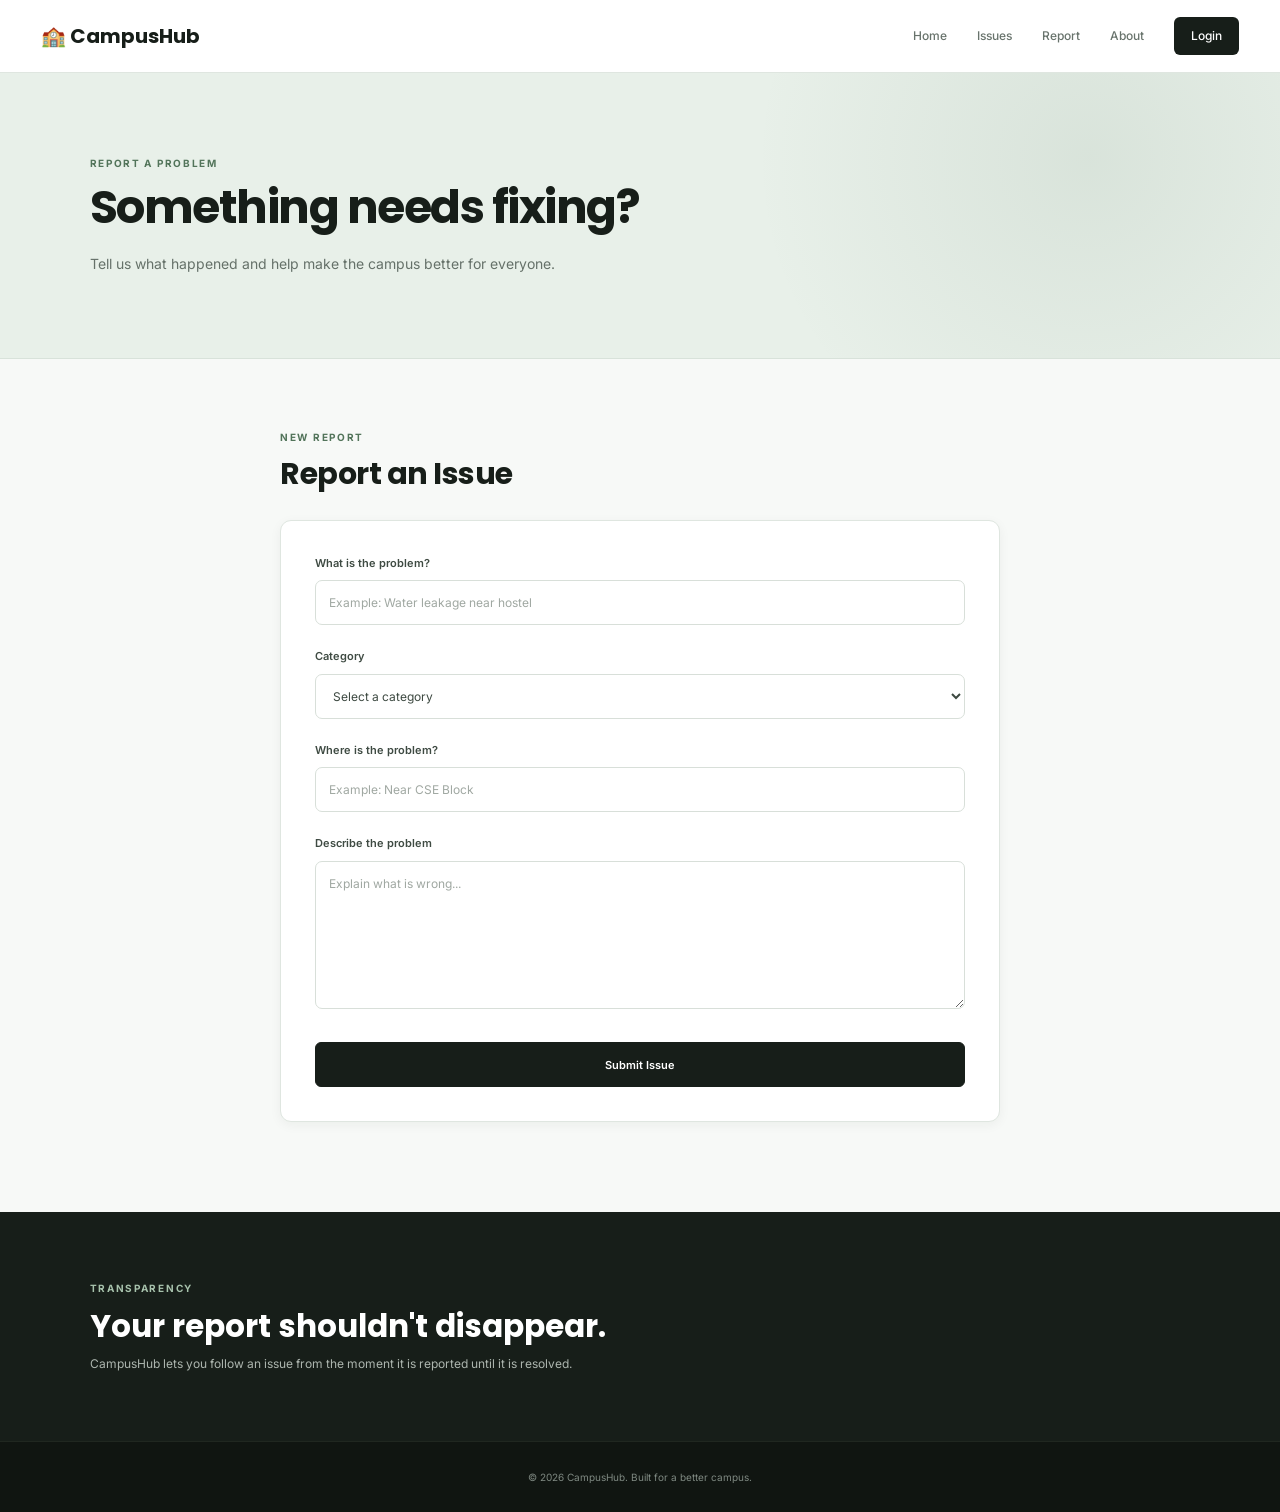
<file: report.html>
<!DOCTYPE html>
<html lang="en">

<head>
    <meta charset="UTF-8">
    <meta name="viewport" content="width=device-width, initial-scale=1.0">

    <title>Report an Issue - CampusHub</title>

    <link rel="stylesheet" href="style.css">
</head>


<body>

<header>

    <nav>

        <h1>🏫 CampusHub</h1>

        <div>

            <a href="index.html">Home</a>

            <a href="issues.html">Issues</a>

            <a href="report.html">Report</a>

            <a href="about.html">About</a>

            <a href="login.html">Login</a>

        </div>

    </nav>

</header>


<main>


    <!-- HERO -->

    <section class="issues-hero">

        <div class="issues-hero-content">

            <p class="section-label">
                REPORT A PROBLEM
            </p>

            <h2>
                Something needs fixing?
            </h2>

            <p>
                Tell us what happened and help make
                the campus better for everyone.
            </p>

        </div>

    </section>



    <!-- FORM -->

    <section class="report-section">

        <div class="report-container">


            <div class="section-heading">

                <div>

                    <p class="section-label">
                        NEW REPORT
                    </p>

                    <h2>
                        Report an Issue
                    </h2>

                </div>

            </div>



            <form id="reportForm">


                <!-- TITLE -->

                <div class="form-group">

                    <label for="issueTitle">
                        What is the problem?
                    </label>

                    <input
                        type="text"
                        id="issueTitle"
                        placeholder="Example: Water leakage near hostel"
                        required
                    >

                </div>



                <!-- CATEGORY -->

                <div class="form-group">

                    <label for="issueCategory">
                        Category
                    </label>

                    <select id="issueCategory" required>

                        <option value="">
                            Select a category
                        </option>

                        <option value="Infrastructure">
                            Infrastructure
                        </option>

                        <option value="Electricity">
                            Electricity
                        </option>

                        <option value="Water">
                            Water
                        </option>

                        <option value="Cleanliness">
                            Cleanliness
                        </option>

                        <option value="Safety">
                            Safety
                        </option>

                        <option value="Hostel">
                            Hostel
                        </option>

                        <option value="Classroom">
                            Classroom
                        </option>

                        <option value="Other">
                            Other
                        </option>

                    </select>

                </div>



                <!-- LOCATION -->

                <div class="form-group">

                    <label for="issueLocation">
                        Where is the problem?
                    </label>

                    <input
                        type="text"
                        id="issueLocation"
                        placeholder="Example: Near CSE Block"
                        required
                    >

                </div>



                <!-- DESCRIPTION -->

                <div class="form-group">

                    <label for="issueDescription">
                        Describe the problem
                    </label>

                    <textarea
                        id="issueDescription"
                        rows="6"
                        placeholder="Explain what is wrong..."
                        required
                    ></textarea>

                </div>



                <!-- SUBMIT -->

                <button
                    type="submit"
                    class="primary-btn"
                >
                    Submit Issue
                </button>


            </form>


            <!-- SUCCESS MESSAGE -->

            <div
                id="successMessage"
                class="report-success"
                style="display:none;"
            >

                <h3>
                    ✓ Issue Reported
                </h3>

                <p>
                    Your issue has been submitted successfully.
                    You can now track its progress.
                </p>

                <a
                    href="issues.html"
                    class="primary-btn"
                >
                    View Issues
                </a>

            </div>


        </div>

    </section>



    <!-- INFO -->

    <section class="issues-cta">

        <div>

            <p class="section-label">
                TRANSPARENCY
            </p>

            <h2>
                Your report shouldn't disappear.
            </h2>

            <p>
                CampusHub lets you follow an issue
                from the moment it is reported
                until it is resolved.
            </p>

        </div>

    </section>


</main>



<footer>

    <p>
        © 2026 CampusHub. Built for a better campus.
    </p>

</footer>



<script>

const STORAGE_KEY = "campusHubIssuesV2";


/* GET EXISTING ISSUES */

let issues =
    JSON.parse(localStorage.getItem(STORAGE_KEY)) || [];


/* GENERATE ISSUE NUMBER */

function generateIssueId() {

    if (issues.length === 0) {
        return "001";
    }


    const numbers =
        issues.map(issue => Number(issue.id));


    const highest =
        Math.max(...numbers);


    return String(highest + 1).padStart(3, "0");
}


/* FORM SUBMISSION */

document
    .getElementById("reportForm")
    .addEventListener("submit", function(event) {

        event.preventDefault();


        const title =
            document
                .getElementById("issueTitle")
                .value
                .trim();


        const category =
            document
                .getElementById("issueCategory")
                .value;


        const location =
            document
                .getElementById("issueLocation")
                .value
                .trim();


        const description =
            document
                .getElementById("issueDescription")
                .value
                .trim();


        const newIssue = {

            id: generateIssueId(),

            title: title,

            category: category,

            location: location,

            description: description,

            reportedAt:
                new Date().toISOString(),

            updatedAt:
                new Date().toISOString(),

            status: "pending",

            scheduledDate: "",

            scheduledTime: "",

            expectedDuration: ""

        };


        /* ADD ISSUE */

        issues.push(newIssue);


        /* SAVE ISSUE */

        localStorage.setItem(
            STORAGE_KEY,
            JSON.stringify(issues)
        );


        /* HIDE FORM */

        document
            .getElementById("reportForm")
            .style.display = "none";


        /* SHOW SUCCESS */

        document
            .getElementById("successMessage")
            .style.display = "block";

    });

</script>


</body>
</html>
</file>
<file: style.css>
/* =========================================================
   CAMPUSHUB
   CLEAN MASTER STYLESHEET
   ========================================================= */


/* =========================================================
   IMPORTS
   ========================================================= */

@import url('https://fonts.googleapis.com/css2?family=Inter:wght@400;500;600;700&family=Poppins:wght@500;600;700&display=swap');


/* =========================================================
   RESET
   ========================================================= */

* {
    margin: 0;
    padding: 0;
    box-sizing: border-box;
}

html {
    scroll-behavior: smooth;
}

body {
    font-family: "Inter", sans-serif;
    background: #f7f9f7;
    color: #18201b;
    line-height: 1.6;
}

a {
    color: inherit;
}

button,
input,
textarea,
select {
    font-family: inherit;
}


/* =========================================================
   VARIABLES
   ========================================================= */

:root {
    --green: #52745a;
    --green-dark: #3f5f47;
    --green-light: #e8f0e9;

    --black: #171e19;
    --dark: #202922;

    --text: #3d4941;
    --muted: #758079;

    --white: #ffffff;
    --background: #f7f9f7;

    --border: #dfe6e0;

    --yellow: #a47d28;
    --yellow-light: #f6f0df;

    --blue: #5c7180;
    --blue-light: #edf2f4;

    --shadow-small: 0 3px 12px rgba(20, 35, 24, 0.05);
    --shadow: 0 10px 30px rgba(20, 35, 24, 0.08);
}


/* =========================================================
   GLOBAL TYPOGRAPHY
   ========================================================= */

h1,
h2,
h3,
h4 {
    font-family: "Poppins", sans-serif;
    color: var(--black);
}

.small-title {
    color: var(--green);
    font-size: 10px;
    font-weight: 700;
    letter-spacing: 1.8px;
    text-transform: uppercase;
    margin-bottom: 12px;
}

.section-label {
    color: var(--green);
    font-size: 10px;
    font-weight: 700;
    letter-spacing: 1.7px;
    text-transform: uppercase;
    margin-bottom: 11px;
}


/* =========================================================
   NAVBAR
   SAME SPACING ON HOME / ISSUES / REPORT
   ========================================================= */


/* -------------------------
   HOME NAVBAR
   ------------------------- */

.navbar {
    height: 72px;
    width: 100%;

    background: rgba(255, 255, 255, 0.97);

    border-bottom: 1px solid var(--border);

    display: flex;
    align-items: center;
    justify-content: space-between;

    /*
       IMPORTANT:
       Same horizontal spacing system as
       header nav on Issues / Report.
    */
    padding-left: max(32px, 3.2vw);
    padding-right: max(32px, 3.2vw);

    position: sticky;
    top: 0;
    z-index: 1000;

    backdrop-filter: blur(10px);
}


.logo {
    font-family: "Poppins", sans-serif;

    font-size: 20px;
    font-weight: 700;

    color: var(--black);

    white-space: nowrap;
}


.nav-links {
    display: flex;
    align-items: center;

    gap: 30px;
}


.nav-links a {
    text-decoration: none;

    color: #68736c;

    font-size: 12px;
    font-weight: 500;

    transition: 0.2s ease;
}


.nav-links a:hover {
    color: var(--green);
}


.nav-links a.active {
    color: var(--green);
    font-weight: 700;
}


.nav-links .login-button {
    background: var(--black);
    color: white;

    padding: 9px 17px;

    border-radius: 6px;
}


.nav-links .login-button:hover {
    background: var(--green);
    color: white;
}


/* -------------------------
   ISSUES / REPORT NAVBAR
   ------------------------- */

header:not(.navbar) {
    width: 100%;

    background: rgba(255, 255, 255, 0.97);

    border-bottom: 1px solid var(--border);

    position: sticky;
    top: 0;

    z-index: 1000;

    backdrop-filter: blur(10px);
}


header:not(.navbar) nav {
    width: 100%;

    height: 72px;

    /*
       Same horizontal spacing as Home navbar.
    */
    padding-left: max(32px, 3.2vw);
    padding-right: max(32px, 3.2vw);

    margin: 0;

    display: flex;
    align-items: center;
    justify-content: space-between;
}


header:not(.navbar) nav h1 {
    font-family: "Poppins", sans-serif;

    font-size: 20px;
    font-weight: 700;

    color: var(--black);

    white-space: nowrap;
}


header:not(.navbar) nav > div {
    display: flex;
    align-items: center;

    gap: 30px;
}


header:not(.navbar) nav a {
    text-decoration: none;

    color: #68736c;

    font-size: 12px;
    font-weight: 500;

    transition: 0.2s ease;
}


header:not(.navbar) nav a:hover {
    color: var(--green);
}


/* Login button */

header:not(.navbar) nav a:last-child {
    background: var(--black);

    color: white;

    padding: 9px 17px;

    border-radius: 6px;
}


header:not(.navbar) nav a:last-child:hover {
    background: var(--green);

    color: white;
}


/* =========================================================
   BUTTONS
   ========================================================= */

.primary-button {
    display: inline-flex;

    align-items: center;
    justify-content: center;

    background: var(--black);
    color: white;

    padding: 12px 19px;

    border: 1px solid var(--black);
    border-radius: 6px;

    text-decoration: none;

    font-size: 12px;
    font-weight: 600;

    transition: 0.2s ease;
}


.primary-button:hover {
    background: var(--green);
    border-color: var(--green);

    transform: translateY(-2px);
}


.secondary-button {
    display: inline-flex;

    align-items: center;
    justify-content: center;

    background: white;
    color: var(--black);

    padding: 12px 19px;

    border: 1px solid #d3dbd4;
    border-radius: 6px;

    text-decoration: none;

    font-size: 12px;
    font-weight: 600;

    transition: 0.2s ease;
}


.secondary-button:hover {
    border-color: var(--green);
    color: var(--green);

    transform: translateY(-2px);
}


.primary-btn {
    display: inline-flex;

    align-items: center;
    justify-content: center;

    background: var(--black);
    color: white;

    border: 1px solid var(--black);
    border-radius: 6px;

    padding: 10px 16px;

    text-decoration: none;

    font-size: 11px;
    font-weight: 600;

    cursor: pointer;

    white-space: nowrap;

    transition: 0.2s ease;
}


.primary-btn:hover {
    background: var(--green);
    border-color: var(--green);

    transform: translateY(-2px);
}


.primary-btn:active {
    transform: translateY(0);
}


/* =========================================================
   HOME PAGE
   HERO
   ========================================================= */

.hero {
    min-height: 560px;

    background:
        radial-gradient(
            circle at 80% 30%,
            rgba(82, 116, 90, 0.10),
            transparent 30%
        ),
        #e9f0ea;

    padding: 95px 7%;

    display: flex;
    align-items: center;
    justify-content: space-between;

    position: relative;
    overflow: hidden;
}


.hero::after {
    content: "";

    position: absolute;

    width: 350px;
    height: 350px;

    border-radius: 50%;

    border: 1px solid rgba(82, 116, 90, 0.12);

    right: -120px;
    bottom: -150px;
}


.hero-content {
    max-width: 670px;

    position: relative;
    z-index: 2;
}


.hero h1 {
    font-size: 56px;

    line-height: 1.08;

    letter-spacing: -1.8px;

    margin-bottom: 22px;
}


.hero h1 span {
    color: var(--green);
}


.hero-text {
    max-width: 560px;

    color: #647168;

    font-size: 14px;

    line-height: 1.8;

    margin-bottom: 28px;
}


.hero-buttons {
    display: flex;

    align-items: center;

    gap: 10px;
}


/* =========================================================
   HOME PAGE
   INTRO
   ========================================================= */

.intro {
    background: white;

    text-align: center;

    padding: 90px 25px 45px;
}


.intro h2 {
    font-size: 34px;

    line-height: 1.25;

    letter-spacing: -0.7px;

    margin-bottom: 15px;
}


.intro > p:last-child {
    max-width: 620px;

    margin: auto;

    color: var(--muted);

    font-size: 13px;
}


/* =========================================================
   HOME PAGE
   FEATURES
   ========================================================= */

.features {
    max-width: 1200px;

    margin: auto;

    background: white;

    padding: 30px 7% 90px;

    display: grid;

    grid-template-columns: repeat(4, 1fr);

    gap: 16px;
}


.feature-card {
    background: #f8faf8;

    border: 1px solid #e3e9e4;

    border-radius: 9px;

    padding: 27px;

    transition:
        transform 0.2s ease,
        box-shadow 0.2s ease,
        border-color 0.2s ease;
}


.feature-card:hover {
    transform: translateY(-5px);

    border-color: #cbd8cd;

    box-shadow: var(--shadow);
}


.feature-icon {
    width: 42px;
    height: 42px;

    display: flex;
    align-items: center;
    justify-content: center;

    background: var(--green-light);

    border-radius: 8px;

    font-size: 20px;

    margin-bottom: 18px;
}


.feature-card h3 {
    font-size: 16px;

    margin-bottom: 7px;
}


.feature-card p {
    color: var(--muted);

    font-size: 11px;

    line-height: 1.7;
}


/* =========================================================
   HOME PAGE
   HOW IT WORKS
   ========================================================= */

.how-it-works {
    background: var(--background);

    padding: 90px 7%;
}


.how-it-works .section-heading {
    text-align: center;
}


.how-it-works .section-heading h2 {
    font-size: 34px;

    letter-spacing: -0.7px;
}


.steps {
    max-width: 1100px;

    margin: 48px auto 0;

    display: grid;

    grid-template-columns: repeat(4, 1fr);

    gap: 16px;
}


.step {
    background: white;

    border: 1px solid var(--border);

    border-radius: 9px;

    padding: 27px;

    min-height: 190px;

    position: relative;

    transition: 0.2s ease;
}


.step:hover {
    transform: translateY(-4px);

    box-shadow: var(--shadow);

    border-color: #ccd8ce;
}


.step-number {
    font-family: "Poppins", sans-serif;

    color: #d5dfd7;

    font-size: 27px;

    font-weight: 700;

    margin-bottom: 17px;
}


.step h3 {
    font-size: 16px;

    margin-bottom: 7px;
}


.step p {
    color: var(--muted);

    font-size: 11px;

    line-height: 1.7;
}


/* =========================================================
   HOME PAGE
   TRANSPARENCY
   ========================================================= */

.transparency {
    background: white;

    padding: 95px 7%;

    display: flex;

    justify-content: center;
    align-items: center;

    gap: 90px;
}


.transparency-heading {
    max-width: 470px;
}


.transparency-heading h2 {
    font-size: 35px;

    line-height: 1.25;

    letter-spacing: -0.8px;

    margin-bottom: 14px;
}


.transparency-heading > p:last-child {
    color: var(--muted);

    font-size: 13px;

    line-height: 1.8;
}


/* =========================================================
   HOME PAGE
   ISSUE PREVIEW
   ========================================================= */

.issue-preview {
    width: 460px;

    background: #fafcfa;

    border: 1px solid var(--border);

    border-radius: 10px;

    padding: 27px;

    box-shadow: var(--shadow);
}


.issue-preview-header {
    display: flex;

    justify-content: space-between;
    align-items: flex-start;

    gap: 20px;

    margin-bottom: 27px;
}


.issue-number {
    color: var(--green);

    font-size: 9px;

    font-weight: 700;

    letter-spacing: 1.2px;
}


.issue-preview-header h3 {
    font-size: 16px;

    line-height: 1.35;

    margin: 5px 0;
}


.issue-preview-header p {
    color: #89938d;

    font-size: 10px;
}


/* =========================================================
   STATUS
   ========================================================= */

.status {
    display: inline-flex;

    align-items: center;
    justify-content: center;

    padding: 5px 10px;

    border-radius: 5px;

    font-size: 9px;

    font-weight: 600;

    white-space: nowrap;
}


.status.pending {
    background: #f1f1ec;
    color: #7c775f;
}


.status.review {
    background: var(--blue-light);
    color: var(--blue);
}


.status.scheduled {
    background: var(--yellow-light);
    color: var(--yellow);
}


.status.progress {
    background: var(--green-light);
    color: var(--green-dark);
}


.status.resolved {
    background: #e3eee5;
    color: #47704e;
}


/* =========================================================
   HOME TIMELINE
   ========================================================= */

.transparency .timeline {
    border-left: 1px solid #d8e1d9;

    padding-left: 23px;

    margin-left: 6px;
}


.transparency .timeline-item {
    position: relative;

    display: flex;

    margin-bottom: 25px;
}


.transparency .timeline-item:last-child {
    margin-bottom: 0;
}


.transparency .timeline-dot {
    position: absolute;

    left: -29px;
    top: 2px;

    width: 12px;
    height: 12px;

    border-radius: 50%;

    background: #dce2dd;

    display: flex;

    align-items: center;
    justify-content: center;

    color: white;

    font-size: 7px;

    border: 2px solid white;
}


.transparency .timeline-item.completed .timeline-dot {
    background: var(--green);
}


.transparency .timeline-item.active .timeline-dot {
    background: var(--black);

    box-shadow:
        0 0 0 4px #e4ebe5;
}


.transparency .timeline-item h4 {
    font-size: 11px;

    margin-bottom: 2px;
}


.transparency .timeline-item p {
    color: #919a94;

    font-size: 9px;

    line-height: 1.5;
}


/* =========================================================
   HOME STATISTICS
   ========================================================= */

.stats {
    background: var(--background);

    padding: 38px 7%;

    display: grid;

    grid-template-columns: repeat(4, 1fr);
}


.stat-card {
    text-align: center;

    padding: 18px;

    border-right: 1px solid #dce2dd;
}


.stat-card:last-child {
    border-right: none;
}


.stat-card h2 {
    color: var(--green);

    font-size: 31px;

    line-height: 1.2;
}


.stat-card p {
    color: var(--muted);

    font-size: 10px;

    margin-top: 5px;
}


/* =========================================================
   HOME CTA
   ========================================================= */

.cta {
    background: var(--black);

    color: white;

    padding: 65px 7%;

    display: flex;

    align-items: center;

    justify-content: space-between;

    gap: 30px;
}


.cta .small-title {
    color: #a7c2ac;
}


.cta h2 {
    color: white;

    font-size: 30px;

    line-height: 1.25;

    margin-bottom: 7px;
}


.cta p:not(.small-title) {
    color: #adb7b0;

    font-size: 12px;
}


.cta .primary-button {
    background: white;

    color: var(--black);

    border-color: white;

    white-space: nowrap;
}


.cta .primary-button:hover {
    background: var(--green-light);

    border-color: var(--green-light);

    color: var(--black);
}


/* =========================================================
   ISSUES PAGE
   HERO
   ========================================================= */

.issues-hero {
    background:
        radial-gradient(
            circle at 85% 30%,
            rgba(82, 116, 90, 0.10),
            transparent 30%
        ),
        #e8f0e9;

    border-bottom: 1px solid #d8e2da;

    padding: 82px 7%;
}


.issues-hero-content {
    max-width: 1120px;

    margin: auto;
}


.issues-hero h2 {
    max-width: 720px;

    font-size: 46px;

    line-height: 1.12;

    letter-spacing: -1.5px;

    margin-bottom: 17px;
}


.issues-hero-content > p:last-child {
    max-width: 590px;

    color: #657169;

    font-size: 14px;

    line-height: 1.8;
}


/* =========================================================
   ISSUES PAGE
   SUMMARY
   ========================================================= */

.issue-summary {
    max-width: 1120px;

    margin: -30px auto 0;

    position: relative;

    z-index: 2;

    background: white;

    border: 1px solid var(--border);

    border-radius: 10px;

    box-shadow: var(--shadow);

    display: grid;

    grid-template-columns: repeat(5, 1fr);

    overflow: hidden;
}


.summary-box {
    min-height: 110px;

    padding: 22px;

    display: flex;

    flex-direction: column;

    justify-content: center;

    border-right: 1px solid var(--border);

    transition: 0.2s ease;
}


.summary-box:last-child {
    border-right: none;
}


.summary-box:hover {
    background: #fbfcfb;
}


.summary-box h3 {
    font-size: 29px;

    line-height: 1.1;

    margin-bottom: 5px;
}


.summary-box p {
    color: var(--muted);

    font-size: 10px;

    font-weight: 500;
}


/* =========================================================
   ISSUES PAGE
   SEARCH + FILTER
   ========================================================= */

.issues-controls {
    max-width: 1120px;

    margin: auto;

    padding: 45px 0 28px;
}


.search-box {
    max-width: 620px;

    position: relative;

    margin-bottom: 18px;
}


.search-box::before {
    content: "⌕";

    position: absolute;

    left: 15px;
    top: 50%;

    transform: translateY(-52%);

    color: #89938d;

    font-size: 19px;

    pointer-events: none;
}


.search-box input {
    width: 100%;

    height: 46px;

    padding: 0 16px 0 43px;

    background: white;

    border: 1px solid var(--border);

    border-radius: 7px;

    outline: none;

    color: var(--text);

    font-size: 12px;

    box-shadow: var(--shadow-small);

    transition: 0.2s ease;
}


.search-box input::placeholder {
    color: #9ba49e;
}


.search-box input:focus {
    border-color: #8da692;

    box-shadow:
        0 0 0 3px rgba(82, 116, 90, 0.08);
}


.issue-filters {
    display: flex;

    flex-wrap: wrap;

    gap: 8px;
}


.filter-btn {
    background: white;

    border: 1px solid var(--border);

    color: #69746d;

    padding: 8px 14px;

    border-radius: 5px;

    font-size: 10px;

    font-weight: 600;

    cursor: pointer;

    transition: 0.2s ease;
}


.filter-btn:hover {
    border-color: #a9b9ad;

    color: var(--green);
}


.filter-btn.active {
    background: var(--black);

    border-color: var(--black);

    color: white;
}


/* =========================================================
   ISSUES PAGE
   SECTION HEADING
   ========================================================= */

.issues-section {
    max-width: 1120px;

    margin: auto;

    padding: 18px 0 90px;
}


.issues-section .section-heading {
    display: flex;

    justify-content: space-between;

    align-items: flex-end;

    gap: 20px;

    margin-bottom: 23px;

    text-align: left;
}


.issues-section .section-heading h2 {
    font-size: 30px;

    line-height: 1.2;

    letter-spacing: -0.5px;
}


/* =========================================================
   ISSUES GRID
   ========================================================= */

.issues-grid {
    display: grid;

    grid-template-columns: repeat(2, minmax(0, 1fr));

    gap: 18px;
}


/* =========================================================
   ISSUE CARD
   ========================================================= */

.issue-card {
    background: white;

    border: 1px solid var(--border);

    border-radius: 9px;

    padding: 24px;

    box-shadow: var(--shadow-small);

    transition:
        transform 0.2s ease,
        box-shadow 0.2s ease,
        border-color 0.2s ease;
}


.issue-card:hover {
    transform: translateY(-3px);

    border-color: #cbd8cd;

    box-shadow: var(--shadow);
}


.issue-card-top,
.issue-card-header {
    display: flex;

    justify-content: space-between;

    align-items: center;

    gap: 15px;

    margin-bottom: 15px;
}


.issue-card h3 {
    font-size: 18px;

    line-height: 1.35;

    margin-bottom: 5px;
}


.issue-location {
    color: #7c8780;

    font-size: 10px;

    margin-bottom: 15px;
}


.issue-card .issue-description,
.issue-description {
    color: #59645d;

    font-size: 12px;

    line-height: 1.7;

    margin-bottom: 18px;
}


/* =========================================================
   ISSUE META
   ========================================================= */

.issue-meta {
    display: flex;

    flex-wrap: wrap;

    gap: 18px;

    padding: 13px 0;

    border-top: 1px solid #edf0ed;

    border-bottom: 1px solid #edf0ed;

    margin-bottom: 22px;
}


.issue-meta span {
    color: #89938d;

    font-size: 10px;
}


.issue-meta strong {
    color: #4a554e;

    font-weight: 600;
}


.issue-category {
    color: var(--green-dark);

    background: var(--green-light);

    padding: 4px 9px;

    border-radius: 5px;

    font-size: 9px;
}


/* =========================================================
   ISSUE TIMELINE
   ========================================================= */

.issue-card .timeline {
    border-left: 1px solid #d8e1d9;

    padding-left: 23px;

    margin-left: 6px;

    margin-top: 20px;
}


.issue-card .timeline-item {
    position: relative;

    display: flex;

    margin-bottom: 22px;
}


.issue-card .timeline-item:last-child {
    margin-bottom: 0;
}


.issue-card .timeline-dot {
    position: absolute;

    left: -29px;
    top: 2px;

    width: 12px;
    height: 12px;

    border-radius: 50%;

    background: #dce2dd;

    border: 2px solid white;
}


.issue-card .timeline-item.completed .timeline-dot,
.issue-card .timeline-item.active .timeline-dot {
    background: var(--green);
}


.issue-card .timeline-item h4 {
    font-size: 10px;

    margin-bottom: 2px;
}


.issue-card .timeline-item p {
    color: #919a94;

    font-size: 9px;

    line-height: 1.5;
}


/* =========================================================
   LATEST UPDATE
   ========================================================= */

.issue-latest-update {
    background: #f7f9f7;

    border-left: 3px solid var(--green);

    border-radius: 5px;

    padding: 12px 14px;

    margin-top: 20px;
}


.issue-latest-update strong {
    display: block;

    color: #4c5b50;

    font-size: 9px;

    text-transform: uppercase;

    letter-spacing: 0.7px;

    margin-bottom: 3px;
}


.issue-latest-update p {
    color: #69736c;

    font-size: 10px;

    line-height: 1.55;
}


/* =========================================================
   NO RESULTS
   ========================================================= */

.no-results {
    background: white;

    border: 1px solid var(--border);

    border-radius: 9px;

    padding: 75px 25px;

    text-align: center;

    display: none;
}


.no-results h3 {
    font-size: 20px;

    margin-bottom: 7px;
}


.no-results p {
    color: var(--muted);

    font-size: 12px;

    margin-bottom: 20px;
}


/* =========================================================
   ISSUES CTA
   ========================================================= */

.issues-cta {
    background: var(--black);

    color: white;

    padding: 68px 7%;

    display: flex;

    align-items: center;

    justify-content: space-between;

    gap: 35px;
}


.issues-cta .section-label {
    color: #a7c2ac;
}


.issues-cta h2 {
    color: white;

    font-size: 31px;

    line-height: 1.25;

    margin-bottom: 8px;
}


.issues-cta p:not(.section-label) {
    color: #adb6af;

    font-size: 12px;
}


.issues-cta .primary-btn {
    background: white;

    color: var(--black);

    border-color: white;
}


.issues-cta .primary-btn:hover {
    background: var(--green-light);

    border-color: var(--green-light);

    color: var(--black);
}


/* =========================================================
   REPORT PAGE
   ========================================================= */

.report-section {
    min-height: 600px;

    padding: 70px 25px 90px;

    background: var(--background);
}


.report-container {
    max-width: 720px;

    margin: auto;
}


.report-container .section-heading {
    margin-bottom: 28px;

    text-align: left;
}


.report-container .section-heading h2 {
    font-size: 30px;

    line-height: 1.2;

    letter-spacing: -0.5px;
}


/* =========================================================
   REPORT FORM
   ========================================================= */

#reportForm {
    background: white;

    border: 1px solid var(--border);

    border-radius: 11px;

    padding: 34px;

    box-shadow: var(--shadow-small);
}


.form-group {
    margin-bottom: 23px;
}


.form-group:last-of-type {
    margin-bottom: 25px;
}


.form-group label {
    display: block;

    color: #3f4b43;

    font-size: 11px;

    font-weight: 600;

    margin-bottom: 8px;
}


.form-group input,
.form-group select,
.form-group textarea {
    width: 100%;

    background: #ffffff;

    border: 1px solid #d8dfd9;

    border-radius: 7px;

    padding: 12px 13px;

    color: var(--text);

    font-size: 12px;

    outline: none;

    transition:
        border-color 0.2s ease,
        box-shadow 0.2s ease,
        background 0.2s ease;
}


.form-group input {
    height: 45px;
}


.form-group select {
    height: 45px;

    cursor: pointer;
}


.form-group textarea {
    min-height: 145px;

    resize: vertical;

    line-height: 1.7;
}


.form-group input::placeholder,
.form-group textarea::placeholder {
    color: #a0a8a2;
}


.form-group input:focus,
.form-group select:focus,
.form-group textarea:focus {
    border-color: #88a08d;

    background: #fcfdfc;

    box-shadow:
        0 0 0 3px rgba(82, 116, 90, 0.08);
}


#reportForm .primary-btn {
    width: 100%;

    min-height: 45px;
}


/* =========================================================
   REPORT SUCCESS
   ========================================================= */

.report-success {
    background: white;

    border: 1px solid #d7e4d9;

    border-radius: 11px;

    padding: 45px 35px;

    text-align: center;

    box-shadow: var(--shadow);
}


.report-success h3 {
    color: var(--green-dark);

    font-size: 24px;

    margin-bottom: 9px;
}


.report-success p {
    max-width: 430px;

    margin: 0 auto 25px;

    color: var(--muted);

    font-size: 12px;

    line-height: 1.7;
}


/* =========================================================
   FOOTER
   ========================================================= */

footer {
    background: #101511;

    color: #7f8982;

    text-align: center;

    padding: 27px 20px;

    border-top: 1px solid #202720;
}


footer p {
    font-size: 10px;
}


.footer-logo {
    font-family: "Poppins", sans-serif;

    color: white;

    font-size: 16px;

    font-weight: 600;

    margin-bottom: 5px;
}


.footer-links {
    display: flex;

    justify-content: center;

    gap: 22px;

    margin: 17px 0;
}


.footer-links a {
    text-decoration: none;

    color: #7f8982;

    font-size: 10px;

    transition: 0.2s ease;
}


.footer-links a:hover {
    color: white;
}


.copyright {
    color: #59635c;

    padding-top: 15px;

    border-top: 1px solid #202720;

    max-width: 600px;

    margin: auto;
}


/* =========================================================
   RESPONSIVE
   ========================================================= */

@media (max-width: 1050px) {

    .features {
        grid-template-columns: repeat(2, 1fr);
    }

    .steps {
        grid-template-columns: repeat(2, 1fr);
    }

    .transparency {
        gap: 50px;
    }

    .issue-summary {
        margin-left: 25px;
        margin-right: 25px;
    }

    .issues-controls,
    .issues-section {
        margin-left: 25px;
        margin-right: 25px;
    }
}


/* =========================================================
   TABLET
   ========================================================= */

@media (max-width: 800px) {

    /* NAVBAR */

    .navbar {
        height: auto;

        padding: 16px 25px;

        flex-direction: column;

        gap: 14px;
    }


    .nav-links {
        gap: 18px;

        flex-wrap: wrap;

        justify-content: center;
    }


    header:not(.navbar) nav {
        height: auto;

        padding: 15px 25px;

        flex-direction: column;

        gap: 13px;
    }


    header:not(.navbar) nav > div {
        gap: 18px;

        flex-wrap: wrap;

        justify-content: center;
    }


    /* HOME */

    .hero {
        min-height: auto;

        padding: 75px 25px;
    }


    .hero h1 {
        font-size: 43px;
    }


    .transparency {
        flex-direction: column;

        align-items: flex-start;

        padding: 75px 25px;
    }


    .issue-preview {
        width: 100%;

        max-width: 500px;
    }


    .cta {
        padding: 55px 25px;

        flex-direction: column;

        align-items: flex-start;
    }


    /* ISSUES */

    .issues-hero {
        padding: 65px 25px;
    }


    .issues-hero h2 {
        font-size: 40px;
    }


    .issue-summary {
        grid-template-columns: repeat(3, 1fr);

        margin-left: 25px;
        margin-right: 25px;
    }


    .summary-box:nth-child(3) {
        border-right: none;
    }


    .issues-grid {
        grid-template-columns: 1fr;
    }


    .issues-cta {
        padding: 55px 25px;

        flex-direction: column;

        align-items: flex-start;
    }


    /* REPORT */

    .report-section {
        padding: 55px 20px 70px;
    }


    #reportForm {
        padding: 27px;
    }
}


/* =========================================================
   MOBILE
   ========================================================= */

@media (max-width: 600px) {

    /* NAVBAR */

    .navbar {
        padding: 15px 20px;
    }


    .nav-links {
        gap: 12px;
    }


    .nav-links a {
        font-size: 11px;
    }


    .logo {
        font-size: 18px;
    }


    header:not(.navbar) nav {
        padding: 15px 20px;
    }


    header:not(.navbar) nav h1 {
        font-size: 18px;
    }


    header:not(.navbar) nav > div {
        gap: 11px;
    }


    header:not(.navbar) nav a {
        font-size: 10px;
    }


    header:not(.navbar) nav a:last-child {
        padding: 8px 13px;
    }


    /* HOME */

    .hero {
        padding: 65px 22px;
    }


    .hero h1 {
        font-size: 36px;

        letter-spacing: -1px;
    }


    .hero-text {
        font-size: 13px;
    }


    .hero-buttons {
        flex-direction: column;

        align-items: stretch;

        max-width: 260px;
    }


    .hero-buttons a {
        width: 100%;
    }


    .intro {
        padding: 70px 22px 35px;
    }


    .intro h2 {
        font-size: 28px;
    }


    .features {
        grid-template-columns: 1fr;

        padding: 25px 22px 70px;
    }


    .how-it-works {
        padding: 70px 22px;
    }


    .how-it-works .section-heading h2 {
        font-size: 28px;
    }


    .steps {
        grid-template-columns: 1fr;

        margin-top: 35px;
    }


    .transparency-heading h2 {
        font-size: 29px;
    }


    .stats {
        grid-template-columns: repeat(2, 1fr);

        padding: 25px 15px;
    }


    .stat-card {
        border-right: none;

        border-bottom: 1px solid #dce2dd;
    }


    .stat-card:nth-child(3),
    .stat-card:nth-child(4) {
        border-bottom: none;
    }


    .cta h2 {
        font-size: 26px;
    }


    /* ISSUES */

    .issues-hero {
        padding: 55px 20px;
    }


    .issues-hero h2 {
        font-size: 33px;

        letter-spacing: -0.8px;
    }


    .issues-hero-content > p:last-child {
        font-size: 12px;
    }


    .issue-summary {
        grid-template-columns: repeat(2, 1fr);

        margin-left: 15px;
        margin-right: 15px;
    }


    .summary-box {
        border-right: 1px solid var(--border);

        border-bottom: 1px solid var(--border);
    }


    .summary-box:nth-child(2n) {
        border-right: none;
    }


    .summary-box:last-child {
        border-bottom: none;
    }


    .issues-controls,
    .issues-section {
        margin-left: 15px;
        margin-right: 15px;
    }


    .issues-section .section-heading {
        flex-direction: column;

        align-items: flex-start;
    }


    .issues-section .section-heading h2 {
        font-size: 27px;
    }


    .issue-card {
        padding: 19px;
    }


    .issue-card-top,
    .issue-card-header {
        align-items: flex-start;
    }


    .issues-cta {
        padding: 55px 22px;
    }


    .issues-cta h2 {
        font-size: 26px;
    }


    /* REPORT */

    .report-section {
        padding: 50px 15px 65px;
    }


    .report-container .section-heading h2 {
        font-size: 27px;
    }


    #reportForm {
        padding: 22px 18px;

        border-radius: 9px;
    }


    .form-group {
        margin-bottom: 20px;
    }


    .form-group input,
    .form-group select {
        height: 44px;
    }


    .form-group textarea {
        min-height: 130px;
    }


    .report-success {
        padding: 35px 20px;
    }
}


/* =========================================================
   VERY SMALL SCREENS
   ========================================================= */

@media (max-width: 400px) {

    .nav-links {
        gap: 9px;
    }


    .nav-links a {
        font-size: 10px;
    }


    .hero h1 {
        font-size: 32px;
    }


    .stats {
        grid-template-columns: 1fr;
    }


    .stat-card,
    .stat-card:nth-child(3),
    .stat-card:nth-child(4) {
        border-right: none;

        border-bottom: 1px solid #dce2dd;
    }


    .stat-card:last-child {
        border-bottom: none;
    }


    .issue-preview {
        padding: 20px;
    }


    .issues-hero h2 {
        font-size: 30px;
    }


    #reportForm {
        padding: 20px 15px;
    }
}

/* =========================================================
   CAMPUSHUB LOGIN / ADMIN PAGES
   ========================================================= */

.auth-page {
    min-height: calc(100vh - 72px);
    background:
        radial-gradient(circle at 80% 20%, rgba(82,116,90,.10), transparent 28%),
        var(--background);
    display:flex;
    align-items:center;
    justify-content:center;
    padding:70px 20px;
}
.auth-card {
    width:min(100%,455px);
    background:#fff;
    border:1px solid var(--border);
    border-radius:12px;
    padding:38px;
    box-shadow:var(--shadow);
}
.auth-card h1 { font-size:32px; line-height:1.2; margin-bottom:8px; }
.auth-subtitle { color:var(--muted); font-size:12px; margin-bottom:28px; }
.auth-field { margin-bottom:19px; }
.auth-field label,.admin-form-row label {
    display:block;color:#3f4b43;font-size:10px;font-weight:700;margin-bottom:7px;
}
.auth-field input,.admin-form-row input,.admin-form-row select {
    width:100%;height:45px;padding:0 13px;border:1px solid #d8dfd9;border-radius:7px;
    background:#fff;color:var(--text);font-size:12px;outline:none;transition:.2s ease;
}
.auth-field input:focus,.admin-form-row input:focus,.admin-form-row select:focus {
    border-color:#88a08d;box-shadow:0 0 0 3px rgba(82,116,90,.08);
}
.auth-submit { width:100%; min-height:45px; margin-top:3px; }
.auth-error { min-height:18px;color:#9a4e4e;font-size:10px;margin:-5px 0 10px; }
.auth-divider { display:flex;align-items:center;gap:12px;margin:24px 0;color:#9aa39d;font-size:9px; }
.auth-divider:before,.auth-divider:after { content:"";height:1px;flex:1;background:var(--border); }
.admin-login-link {
    display:flex;justify-content:space-between;align-items:center;text-decoration:none;
    border:1px solid var(--border);border-radius:7px;padding:12px 14px;color:var(--black);
    font-size:11px;font-weight:600;transition:.2s ease;
}
.admin-login-link:hover { border-color:var(--green);color:var(--green);transform:translateY(-1px); }
.admin-login-link span:last-child { font-size:15px; }
.back-login-link { display:block;text-align:center;margin-top:21px;color:var(--green);text-decoration:none;font-size:10px;font-weight:600; }
.back-login-link:hover { text-decoration:underline; }
.auth-note { color:#909a93;font-size:9px;line-height:1.6;text-align:center;margin-top:22px; }
.admin-badge {
    display:inline-flex;padding:5px 9px;border-radius:5px;background:var(--green-light);
    color:var(--green-dark);font-size:8px;font-weight:700;letter-spacing:1px;margin-bottom:12px;
}

/* ADMIN PANEL */
.admin-page { background:var(--background);min-height:calc(100vh - 72px);padding-bottom:80px; }
.admin-nav-label {
    display:inline-block;margin-left:8px;padding:3px 6px;border-radius:4px;background:var(--green-light);
    color:var(--green-dark);font-size:7px;vertical-align:middle;letter-spacing:1px;
}
.admin-hero {
    background:radial-gradient(circle at 85% 25%,rgba(82,116,90,.12),transparent 30%),#e8f0e9;
    border-bottom:1px solid #d8e2da;padding:65px max(25px,7%);
    display:flex;justify-content:space-between;align-items:flex-end;gap:30px;
}
.admin-hero h1 { font-size:42px;line-height:1.12;letter-spacing:-1px;margin-bottom:13px; }
.admin-hero p:not(.section-label) { max-width:650px;color:#657169;font-size:13px; }
.admin-welcome {
    min-width:145px;padding:15px 18px;background:#fff;border:1px solid var(--border);
    border-radius:8px;box-shadow:var(--shadow-small);
}
.admin-welcome span,.admin-welcome strong { display:block; }
.admin-welcome span { color:var(--muted);font-size:8px;text-transform:uppercase;letter-spacing:1px;margin-bottom:4px; }
.admin-welcome strong { color:var(--black);font-size:12px; }
.admin-stats {
    max-width:1120px;margin:-25px auto 0;position:relative;z-index:2;background:#fff;
    border:1px solid var(--border);border-radius:10px;box-shadow:var(--shadow);
    display:grid;grid-template-columns:repeat(5,1fr);overflow:hidden;
}
.admin-stat { padding:21px;border-right:1px solid var(--border); }
.admin-stat:last-child { border-right:none; }
.admin-stat strong,.admin-stat span { display:block; }
.admin-stat strong { color:var(--green);font-family:"Poppins",sans-serif;font-size:27px; }
.admin-stat span { color:var(--muted);font-size:9px;margin-top:2px; }
.admin-controls {
    max-width:1120px;margin:0 auto;padding:55px 0 22px;display:flex;align-items:flex-end;
    justify-content:space-between;gap:20px;
}
.admin-controls h2 { font-size:30px;line-height:1.2; }
.admin-controls select {
    width:190px;height:42px;padding:0 12px;border:1px solid var(--border);border-radius:7px;
    background:#fff;color:var(--text);font-size:10px;outline:none;
}
.admin-issues { max-width:1120px;margin:auto;display:grid;gap:18px; }
.admin-issue-card {
    background:#fff;border:1px solid var(--border);border-radius:10px;padding:25px;box-shadow:var(--shadow-small);
}
.admin-issue-top {
    display:flex;align-items:flex-start;justify-content:space-between;gap:20px;margin-bottom:20px;
}
.admin-issue-top h3 { font-size:19px;line-height:1.35;margin-top:5px; }
.admin-issue-details {
    display:grid;grid-template-columns:repeat(3,1fr);gap:12px;padding:15px 0;
    border-top:1px solid #edf0ed;border-bottom:1px solid #edf0ed;
}
.admin-issue-details span,.admin-description>span {
    display:block;color:#8a948d;font-size:8px;text-transform:uppercase;letter-spacing:.7px;margin-bottom:4px;
}
.admin-issue-details strong { color:var(--text);font-size:10px; }
.admin-description { padding:17px 0 3px; }
.admin-description p { color:#68736c;font-size:11px;line-height:1.7; }
.admin-update-box { margin-top:20px;padding:18px;background:#f7f9f7;border:1px solid #e1e8e2;border-radius:8px; }
.admin-form-row { display:grid;grid-template-columns:1.15fr 1fr 1fr 1.35fr;gap:12px; }
.admin-form-row input,.admin-form-row select { height:40px;font-size:10px; }
.admin-action-row { display:flex;align-items:center;gap:13px;margin-top:14px; }
.admin-action-row .primary-btn { min-width:125px; }
.save-message { color:var(--green-dark);font-size:10px;font-weight:600; }
.admin-empty {
    max-width:1120px;margin:0 auto;background:#fff;border:1px solid var(--border);
    border-radius:10px;padding:65px 25px;text-align:center;
}
.admin-empty h3 { font-size:20px;margin-bottom:6px; }
.admin-empty p { color:var(--muted);font-size:11px; }

@media (max-width:1050px) {
    .admin-stats,.admin-controls,.admin-issues,.admin-empty { margin-left:25px;margin-right:25px; }
    .admin-form-row { grid-template-columns:repeat(2,1fr); }
}
@media (max-width:800px) {
    .auth-page { padding:55px 20px; }
    .auth-card { padding:30px 25px; }
    .admin-hero { padding:55px 25px;flex-direction:column;align-items:flex-start; }
    .admin-hero h1 { font-size:35px; }
    .admin-welcome { width:100%; }
    .admin-stats { grid-template-columns:repeat(3,1fr); }
    .admin-stat:nth-child(3) { border-right:none; }
    .admin-controls { flex-direction:column;align-items:flex-start; }
    .admin-controls select { width:100%; }
}
@media (max-width:600px) {
    .auth-card { padding:27px 20px; }
    .auth-card h1 { font-size:28px; }
    .admin-stats { grid-template-columns:repeat(2,1fr);margin-left:15px;margin-right:15px; }
    .admin-stat { border-right:1px solid var(--border);border-bottom:1px solid var(--border); }
    .admin-stat:nth-child(2n) { border-right:none; }
    .admin-hero { padding:50px 20px; }
    .admin-hero h1 { font-size:30px; }
    .admin-controls,.admin-issues,.admin-empty { margin-left:15px;margin-right:15px; }
    .admin-issue-card { padding:19px; }
    .admin-issue-top { flex-direction:column;gap:10px; }
    .admin-issue-details { grid-template-columns:1fr; }
    .admin-form-row { grid-template-columns:1fr; }
    .admin-action-row { align-items:flex-start;flex-direction:column; }
}



/* =========================================================
   ABOUT PAGE
   ========================================================= */

.about-page {
    background: #f7f8fa;
}

.about-container {
    width: min(1120px, calc(100% - 40px));
    margin: 0 auto;
}

.about-hero {
    padding: 110px 0 100px;
    background: linear-gradient(135deg, #f7f8fa 0%, #eef3f7 100%);
    border-bottom: 1px solid rgba(0, 0, 0, 0.06);
}

.about-badge,
.about-section-heading > span {
    display: inline-block;
    font-size: 0.75rem;
    font-weight: 800;
    letter-spacing: 0.14em;
    color: #667085;
    margin-bottom: 16px;
}

.about-hero h1 {
    max-width: 760px;
    margin: 0 0 24px;
    font-size: clamp(2.5rem, 6vw, 5rem);
    line-height: 1.02;
    letter-spacing: -0.045em;
}

.about-hero h1 span {
    opacity: 0.58;
}

.about-hero > .about-container > p {
    max-width: 680px;
    margin: 0;
    font-size: 1.12rem;
    line-height: 1.75;
    color: #667085;
}

.about-actions {
    display: flex;
    gap: 12px;
    flex-wrap: wrap;
    margin-top: 34px;
}

.about-primary-btn,
.about-secondary-btn {
    display: inline-flex;
    align-items: center;
    justify-content: center;
    min-height: 48px;
    padding: 0 22px;
    border-radius: 10px;
    text-decoration: none;
    font-weight: 700;
    transition: transform 0.2s ease, box-shadow 0.2s ease;
}

.about-primary-btn {
    background: #111827;
    color: #fff;
}

.about-secondary-btn {
    background: #fff;
    color: #111827;
    border: 1px solid #dfe3e8;
}

.about-primary-btn:hover,
.about-secondary-btn:hover {
    transform: translateY(-2px);
}

.about-primary-btn:hover {
    box-shadow: 0 10px 25px rgba(17, 24, 39, 0.14);
}

.about-section {
    padding: 100px 0;
}

.about-section-alt {
    background: #fff;
}

.about-section-heading {
    max-width: 700px;
    margin-bottom: 52px;
}

.about-section-heading.centered {
    margin-left: auto;
    margin-right: auto;
    text-align: center;
}

.about-section-heading h2 {
    margin: 0;
    font-size: clamp(2rem, 4vw, 3.2rem);
    line-height: 1.1;
    letter-spacing: -0.035em;
}

.about-section-heading p {
    margin: 18px auto 0;
    max-width: 650px;
    color: #667085;
    line-height: 1.7;
}

.about-intro-grid {
    display: grid;
    grid-template-columns: 1.35fr 0.65fr;
    gap: 70px;
    align-items: start;
}

.about-intro-grid p {
    color: #667085;
    line-height: 1.8;
    font-size: 1.03rem;
}

.about-highlight {
    padding: 28px;
    border-radius: 16px;
    background: #f7f8fa;
    border: 1px solid #e4e7ec;
}

.about-highlight strong {
    font-size: 1.1rem;
}

.about-highlight p {
    margin-bottom: 0;
    font-size: 0.95rem;
}

.about-steps {
    display: grid;
    grid-template-columns: repeat(4, 1fr);
    gap: 20px;
}

.about-step {
    padding: 28px;
    background: #f7f8fa;
    border: 1px solid #e4e7ec;
    border-radius: 16px;
}

.about-step-number {
    margin-bottom: 35px;
    font-size: 0.78rem;
    font-weight: 800;
    color: #98a2b3;
    letter-spacing: 0.12em;
}

.about-step h3,
.about-feature h3,
.about-status-card h3 {
    margin: 0 0 10px;
    font-size: 1.1rem;
}

.about-step p,
.about-feature p,
.about-status-card p {
    margin: 0;
    color: #667085;
    line-height: 1.65;
    font-size: 0.92rem;
}

.about-features {
    display: grid;
    grid-template-columns: repeat(2, 1fr);
    gap: 18px;
}

.about-feature {
    display: flex;
    gap: 20px;
    padding: 28px;
    border: 1px solid #e4e7ec;
    border-radius: 16px;
    background: #fff;
}

.about-feature-icon {
    flex: 0 0 44px;
    width: 44px;
    height: 44px;
    display: grid;
    place-items: center;
    border-radius: 12px;
    background: #f0f2f5;
    font-weight: 800;
    color: #344054;
}

.about-status-grid {
    display: grid;
    grid-template-columns: repeat(5, 1fr);
    gap: 14px;
}

.about-status-card {
    padding: 24px;
    background: #f7f8fa;
    border: 1px solid #e4e7ec;
    border-radius: 15px;
}

.status-dot {
    display: block;
    width: 10px;
    height: 10px;
    margin-bottom: 24px;
    border-radius: 50%;
    background: #98a2b3;
}

.status-dot.review {
    background: #667085;
}

.status-dot.scheduled {
    background: #475467;
}

.status-dot.progress {
    background: #344054;
}

.status-dot.resolved {
    background: #101828;
}

.about-cta {
    padding: 90px 0;
    text-align: center;
    background: #111827;
    color: #fff;
}

.about-cta h2 {
    margin: 0;
    font-size: clamp(2rem, 4vw, 3.2rem);
    letter-spacing: -0.035em;
}

.about-cta p {
    max-width: 580px;
    margin: 18px auto 30px;
    color: #cbd5e1;
    line-height: 1.7;
}

.about-cta .about-primary-btn {
    background: #fff;
    color: #111827;
}

.about-footer {
    padding: 28px 0;
    background: #0b0f17;
    color: #fff;
}

.about-footer .about-container {
    display: flex;
    justify-content: space-between;
    gap: 20px;
    align-items: center;
}

.about-footer span {
    color: #98a2b3;
    font-size: 0.88rem;
}

@media (max-width: 900px) {
    .about-hero {
        padding: 80px 0;
    }

    .about-section {
        padding: 75px 0;
    }

    .about-intro-grid {
        grid-template-columns: 1fr;
        gap: 30px;
    }

    .about-steps {
        grid-template-columns: repeat(2, 1fr);
    }

    .about-status-grid {
        grid-template-columns: repeat(2, 1fr);
    }
}

@media (max-width: 600px) {
    .about-container {
        width: min(100% - 28px, 1120px);
    }

    .about-hero {
        padding: 65px 0;
    }

    .about-hero h1 {
        font-size: 2.7rem;
    }

    .about-actions {
        flex-direction: column;
    }

    .about-primary-btn,
    .about-secondary-btn {
        width: 100%;
    }

    .about-section {
        padding: 60px 0;
    }

    .about-steps,
    .about-features,
    .about-status-grid {
        grid-template-columns: 1fr;
    }

    .about-footer .about-container {
        flex-direction: column;
        align-items: flex-start;
    }
}
</file>
